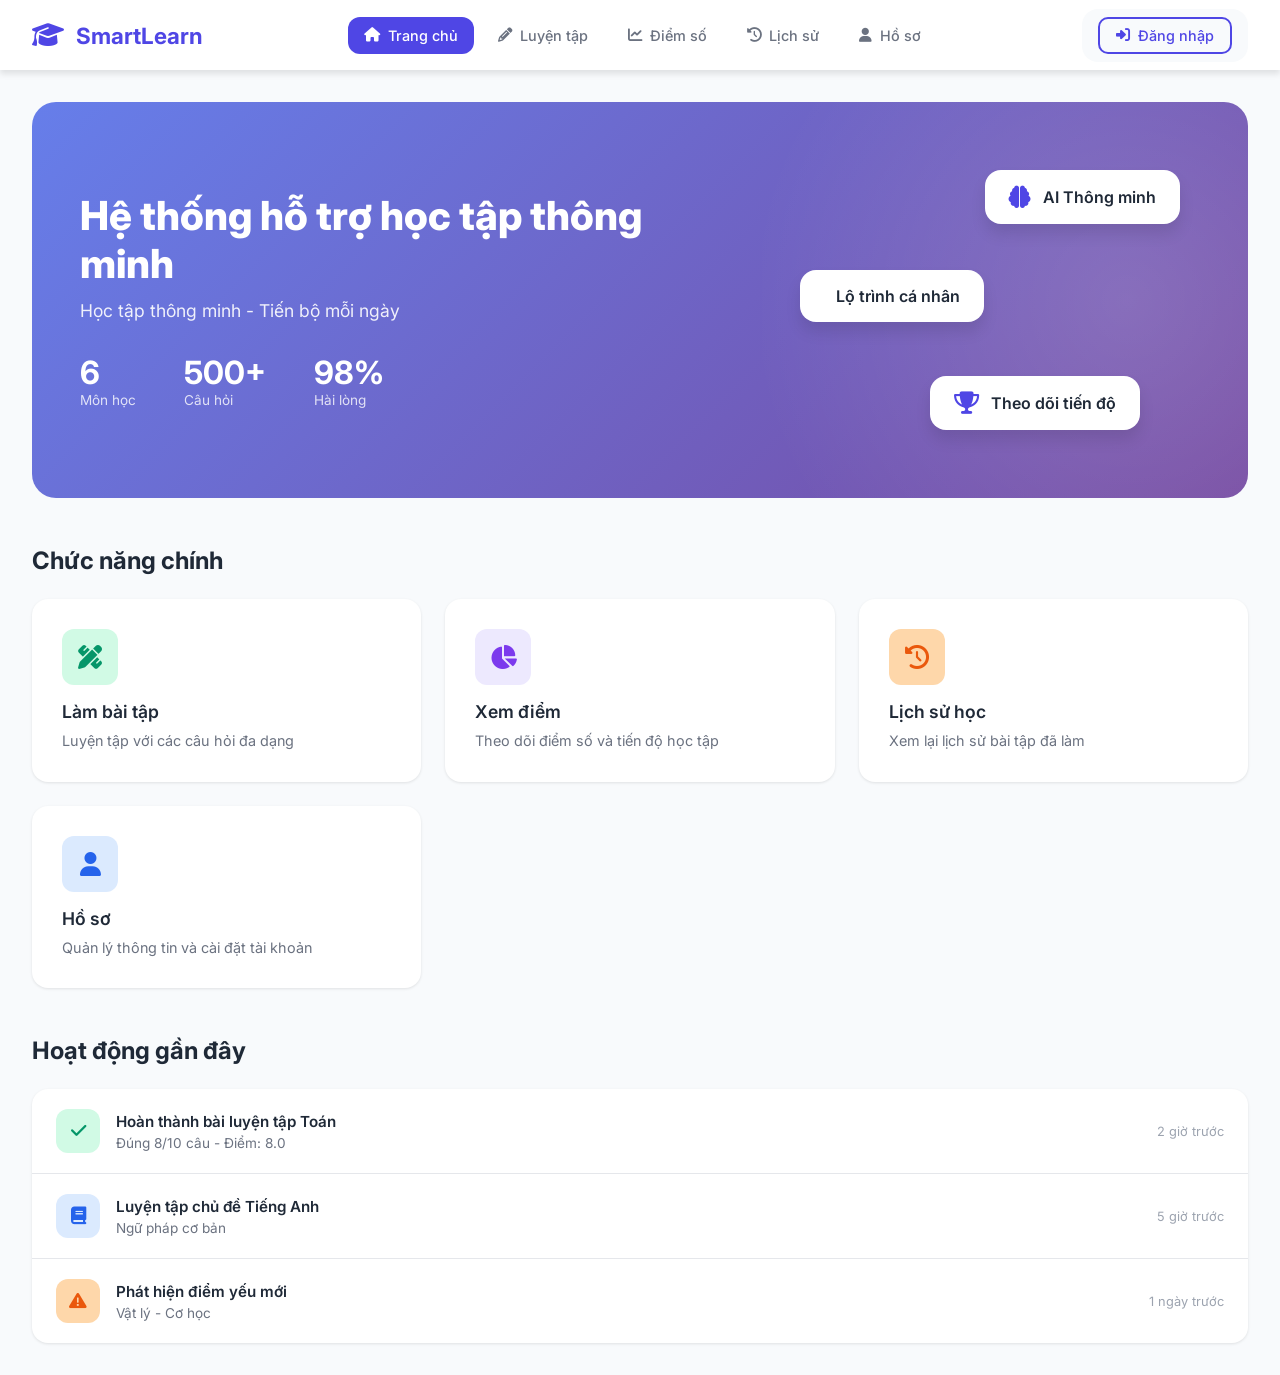
<file: src/frontend/index.html>
<!DOCTYPE html>
<html lang="vi">
<head>
    <meta charset="UTF-8">
    <meta name="viewport" content="width=device-width, initial-scale=1.0">
    <title>Hệ thống hỗ trợ học tập thông minh</title>
    <link rel="stylesheet" href="css/style.css">
    <link href="https://fonts.googleapis.com/css2?family=Inter:wght@300;400;500;600;700;800&display=swap" rel="stylesheet">
    <link rel="stylesheet" href="https://cdnjs.cloudflare.com/ajax/libs/font-awesome/6.4.0/css/all.min.css">
</head>
<body>
    <header class="navbar">
        <div class="nav-brand">
            <i class="fas fa-graduation-cap"></i>
            <span>SmartLearn</span>
        </div>
        <nav class="nav-menu">
            <a href="index.html" class="nav-link active">
                <i class="fas fa-home"></i>
                <span>Trang chủ</span>
            </a>
            <a href="exercises.html" class="nav-link">
                <i class="fas fa-pencil-alt"></i>
                <span>Luyện tập</span>
            </a>
            <a href="scores.html" class="nav-link">
                <i class="fas fa-chart-line"></i>
                <span>Điểm số</span>
            </a>
            <a href="history.html" class="nav-link">
                <i class="fas fa-history"></i>
                <span>Lịch sử</span>
            </a>
            <a href="profile.html" class="nav-link">
                <i class="fas fa-user"></i>
                <span>Hồ sơ</span>
            </a>
        </nav>
        <div class="nav-user" id="navUser">
            <div class="user-avatar"><i class="fas fa-user"></i></div>
            <span class="user-name" id="userName">Người dùng</span>
        </div>
    </header>

    <main class="main-content">
        <section class="hero">
            <div class="hero-content">
                <h1>Hệ thống hỗ trợ học tập thông minh</h1>
                <p>Học tập thông minh - Tiến bộ mỗi ngày</p>
                <div class="hero-stats">
                    <div class="stat">
                        <span class="stat-number">6</span>
                        <span class="stat-label">Môn học</span>
                    </div>
                    <div class="stat">
                        <span class="stat-number">500+</span>
                        <span class="stat-label">Câu hỏi</span>
                    </div>
                    <div class="stat">
                        <span class="stat-number">98%</span>
                        <span class="stat-label">Hài lòng</span>
                    </div>
                </div>
            </div>
            <div class="hero-illustration">
                <div class="floating-card card-1">
                    <i class="fas fa-brain"></i>
                    <span>AI Thông minh</span>
                </div>
                <div class="floating-card card-2">
                    <i class="fas fa-target"></i>
                    <span>Lộ trình cá nhân</span>
                </div>
                <div class="floating-card card-3">
                    <i class="fas fa-trophy"></i>
                    <span>Theo dõi tiến độ</span>
                </div>
            </div>
        </section>

        <section class="features-section">
            <h2>Chức năng chính</h2>
            <div class="features-grid">
                <a href="exercises.html" class="feature-card">
                    <div class="feature-icon green">
                        <i class="fas fa-pencil-ruler"></i>
                    </div>
                    <h3>Làm bài tập</h3>
                    <p>Luyện tập với các câu hỏi đa dạng</p>
                </a>
                <a href="scores.html" class="feature-card">
                    <div class="feature-icon purple">
                        <i class="fas fa-chart-pie"></i>
                    </div>
                    <h3>Xem điểm</h3>
                    <p>Theo dõi điểm số và tiến độ học tập</p>
                </a>
                <a href="history.html" class="feature-card">
                    <div class="feature-icon orange">
                        <i class="fas fa-clock-rotate-left"></i>
                    </div>
                    <h3>Lịch sử học</h3>
                    <p>Xem lại lịch sử bài tập đã làm</p>
                </a>
                <a href="profile.html" class="feature-card">
                    <div class="feature-icon blue">
                        <i class="fas fa-user"></i>
                    </div>
                    <h3>Hồ sơ</h3>
                    <p>Quản lý thông tin và cài đặt tài khoản</p>
                </a>
            </div>
        </section>

        <section class="recent-section">
            <h2>Hoạt động gần đây</h2>
            <div class="activity-list">
                <div class="activity-item">
                    <div class="activity-icon green">
                        <i class="fas fa-check"></i>
                    </div>
                    <div class="activity-info">
                        <h4>Hoàn thành bài luyện tập Toán</h4>
                        <p>Đúng 8/10 câu - Điểm: 8.0</p>
                    </div>
                    <span class="activity-time">2 giờ trước</span>
                </div>
                <div class="activity-item">
                    <div class="activity-icon blue">
                        <i class="fas fa-book"></i>
                    </div>
                    <div class="activity-info">
                        <h4>Luyện tập chủ đề Tiếng Anh</h4>
                        <p>Ngữ pháp cơ bản</p>
                    </div>
                    <span class="activity-time">5 giờ trước</span>
                </div>
                <div class="activity-item">
                    <div class="activity-icon orange">
                        <i class="fas fa-triangle-exclamation"></i>
                    </div>
                    <div class="activity-info">
                        <h4>Phát hiện điểm yếu mới</h4>
                        <p>Vật lý - Cơ học</p>
                    </div>
                    <span class="activity-time">1 ngày trước</span>
                </div>
            </div>
        </section>
    </main>

    <script src="js/main.js"></script>
</body>
</html>
</file>
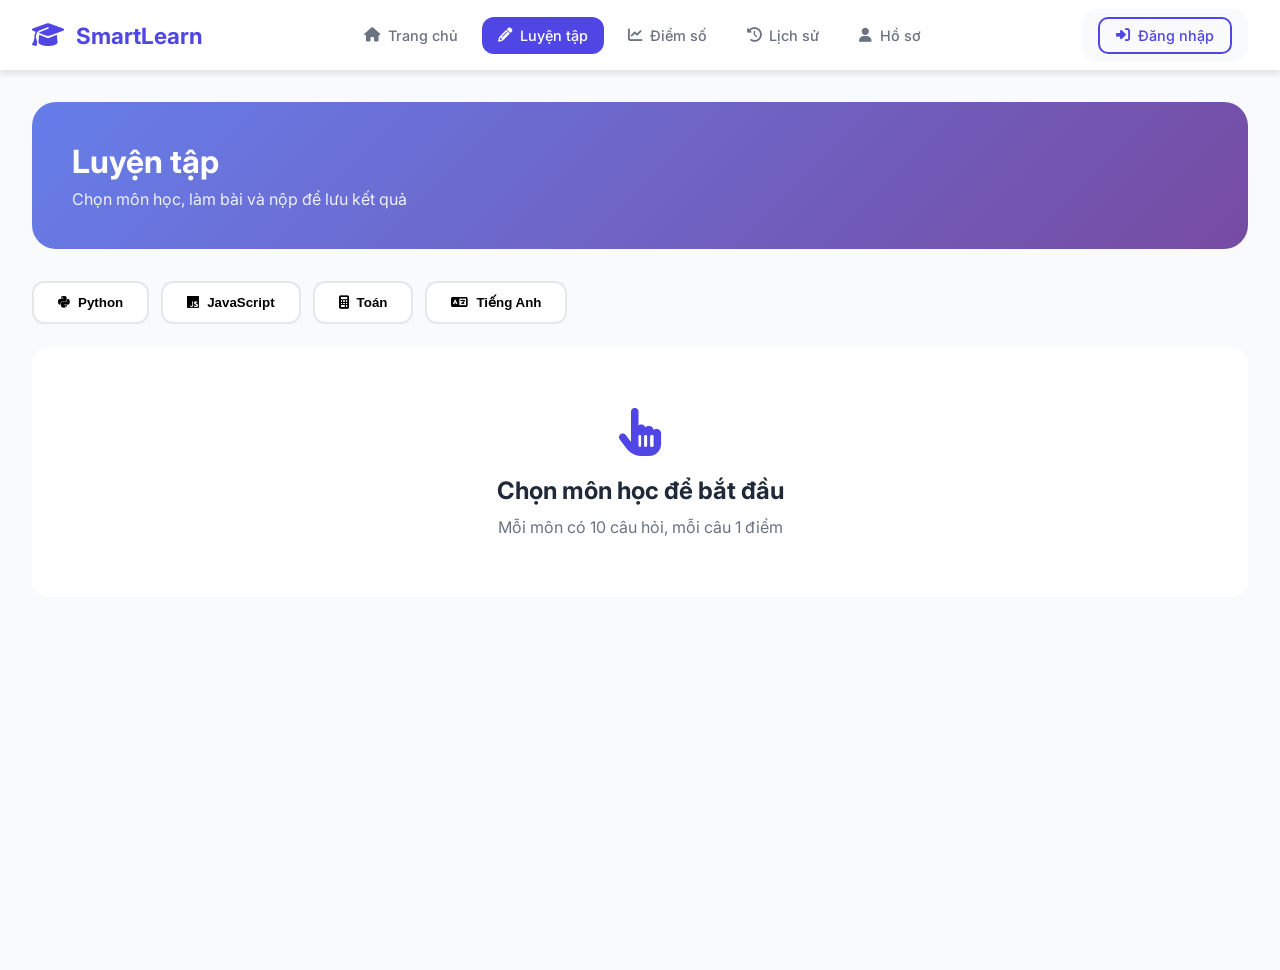
<file: src/frontend/exercises.html>
<!doctype html>
<html lang="vi">
  <head>
    <meta charset="UTF-8" />
    <meta name="viewport" content="width=device-width, initial-scale=1.0" />
    <title>Luyện tập - SmartLearn</title>
    <link rel="stylesheet" href="css/style.css" />
    <link
      href="https://fonts.googleapis.com/css2?family=Inter:wght@300;400;500;600;700;800&display=swap"
      rel="stylesheet"
    />
    <link
      rel="stylesheet"
      href="https://cdnjs.cloudflare.com/ajax/libs/font-awesome/6.4.0/css/all.min.css"
    />
    <style>
      .page-header {
        background: linear-gradient(135deg, #667eea 0%, #764ba2 100%);
        border-radius: 24px;
        padding: 40px;
        color: white;
        margin-bottom: 32px;
      }
      .page-header h1 {
        font-size: 2rem;
        margin-bottom: 8px;
      }
      .page-header p {
        opacity: 0.9;
      }

      .subject-tabs {
        display: flex;
        gap: 12px;
        margin-bottom: 24px;
        flex-wrap: wrap;
      }
      .subject-tab {
        padding: 12px 24px;
        background: white;
        border: 2px solid #e5e7eb;
        border-radius: 12px;
        font-weight: 600;
        cursor: pointer;
        transition: all 0.3s;
        display: flex;
        align-items: center;
        gap: 8px;
      }
      .subject-tab:hover {
        border-color: #4f46e5;
      }
      .subject-tab.active {
        background: #4f46e5;
        color: white;
        border-color: #4f46e5;
      }

      .lesson-card {
        background: white;
        border-radius: 16px;
        padding: 20px 24px;
        margin-bottom: 16px;
        box-shadow: 0 1px 3px rgba(0, 0, 0, 0.1);
        cursor: pointer;
        transition: all 0.3s;
        border-left: 4px solid #4f46e5;
      }
      .lesson-card:hover {
        transform: translateX(4px);
        box-shadow: 0 4px 12px rgba(0, 0, 0, 0.1);
      }
      .lesson-number {
        color: #4f46e5;
        font-weight: 600;
        font-size: 0.85rem;
        margin-bottom: 8px;
      }
      .lesson-title {
        font-weight: 600;
        font-size: 1.1rem;
        margin-bottom: 8px;
        color: #1f2937;
      }
      .lesson-concept {
        color: #6b7280;
        font-size: 0.9rem;
        line-height: 1.5;
      }
      .lesson-example {
        background: #f3f4f6;
        padding: 12px 16px;
        border-radius: 8px;
        margin-top: 12px;
        font-family: monospace;
        font-size: 0.9rem;
        color: #059669;
      }
      .lesson-result {
        background: #d1fae5;
        padding: 8px 12px;
        border-radius: 6px;
        margin-top: 8px;
        font-size: 0.85rem;
        color: #065f46;
      }
      .lessons-container {
        display: none;
      }
      .lessons-container.active {
        display: block;
      }

      .quiz-container {
        display: none;
      }
      .quiz-container.active {
        display: block;
      }

      .question-card {
        background: white;
        border-radius: 16px;
        padding: 24px;
        margin-bottom: 20px;
        box-shadow: 0 1px 3px rgba(0, 0, 0, 0.1);
      }
      .question-number {
        color: #4f46e5;
        font-weight: 600;
        margin-bottom: 12px;
      }
      .question-text {
        font-size: 1.1rem;
        font-weight: 500;
        margin-bottom: 20px;
      }

      .answers-grid {
        display: grid;
        grid-template-columns: repeat(2, 1fr);
        gap: 12px;
      }
      .answer-btn {
        padding: 16px 20px;
        background: #f9fafb;
        border: 2px solid #e5e7eb;
        border-radius: 12px;
        text-align: left;
        cursor: pointer;
        transition: all 0.3s;
        font-size: 0.95rem;
        display: flex;
        align-items: center;
        gap: 12px;
      }
      .answer-btn:hover:not(:disabled) {
        border-color: #4f46e5;
        background: #eef2ff;
      }
      .answer-btn:disabled {
        cursor: not-allowed;
      }
      .answer-btn.selected {
        border-color: #4f46e5;
        background: #eef2ff;
      }
      .answer-btn.correct {
        background: #d1fae5;
        border-color: #059669;
        color: #065f46;
      }
      .answer-btn.wrong {
        background: #fee2e2;
        border-color: #dc2626;
        color: #991b1b;
      }
      .answer-btn .letter {
        width: 28px;
        height: 28px;
        background: #e5e7eb;
        border-radius: 6px;
        display: flex;
        align-items: center;
        justify-content: center;
        font-weight: 600;
        font-size: 0.85rem;
      }
      .answer-btn.correct .letter {
        background: #059669;
        color: white;
      }
      .answer-btn.wrong .letter {
        background: #dc2626;
        color: white;
      }

      .quiz-actions {
        display: flex;
        justify-content: space-between;
        align-items: center;
        margin-top: 24px;
        padding: 20px;
        background: white;
        border-radius: 16px;
        box-shadow: 0 1px 3px rgba(0, 0, 0, 0.1);
      }
      .quiz-info {
        font-size: 1rem;
        color: #6b7280;
      }
      .quiz-info strong {
        color: #4f46e5;
      }

      .btn-start {
        padding: 14px 32px;
        background: #4f46e5;
        color: white;
        border: none;
        border-radius: 12px;
        font-weight: 600;
        cursor: pointer;
        transition: all 0.3s;
        font-size: 1rem;
      }
      .btn-start:hover {
        background: #4338ca;
      }
      .btn-submit {
        padding: 14px 32px;
        background: #10b981;
        color: white;
        border: none;
        border-radius: 12px;
        font-weight: 600;
        cursor: pointer;
        transition: all 0.3s;
        font-size: 1rem;
      }
      .btn-submit:hover {
        background: #059669;
      }

      .result-popup {
        position: fixed;
        top: 50%;
        left: 50%;
        transform: translate(-50%, -50%);
        padding: 32px 48px;
        border-radius: 16px;
        font-size: 1.2rem;
        font-weight: 600;
        z-index: 1000;
        display: none;
        animation: popIn 0.3s ease;
        text-align: center;
      }
      .result-popup.show {
        display: block;
      }
      .result-popup.success {
        background: #d1fae5;
        color: #065f46;
        border: 2px solid #059669;
      }
      .result-popup.fail {
        background: #fee2e2;
        color: #991b1b;
        border: 2px solid #dc2626;
      }
      .result-popup .score {
        font-size: 2.5rem;
        margin: 12px 0;
      }
      @keyframes popIn {
        from {
          transform: translate(-50%, -50%) scale(0.8);
          opacity: 0;
        }
        to {
          transform: translate(-50%, -50%) scale(1);
          opacity: 1;
        }
      }
      .overlay {
        position: fixed;
        top: 0;
        left: 0;
        right: 0;
        bottom: 0;
        background: rgba(0, 0, 0, 0.3);
        z-index: 999;
        display: none;
      }
      .overlay.show {
        display: block;
      }
    </style>
  </head>
  <body>
    <header class="navbar">
      <div class="nav-brand">
        <i class="fas fa-graduation-cap"></i>
        <span>SmartLearn</span>
      </div>
      <nav class="nav-menu">
        <a href="index.html" class="nav-link">
          <i class="fas fa-home"></i>
          <span>Trang chủ</span>
        </a>
        <a href="exercises.html" class="nav-link active">
          <i class="fas fa-pencil-alt"></i>
          <span>Luyện tập</span>
        </a>
        <a href="scores.html" class="nav-link">
          <i class="fas fa-chart-line"></i>
          <span>Điểm số</span>
        </a>
        <a href="history.html" class="nav-link">
          <i class="fas fa-history"></i>
          <span>Lịch sử</span>
        </a>
        <a href="profile.html" class="nav-link">
          <i class="fas fa-user"></i>
          <span>Hồ sơ</span>
        </a>
      </nav>
      <div class="nav-user" id="navUser">
        <div class="user-avatar"><i class="fas fa-user"></i></div>
        <span class="user-name" id="userName">Người dùng</span>
      </div>
    </header>

    <main class="main-content">
      <div class="page-header">
        <h1>Luyện tập</h1>
        <p>Chọn môn học, làm bài và nộp để lưu kết quả</p>
      </div>

      <div class="subject-tabs">
        <button class="subject-tab" data-subject="python">
          <i class="fab fa-python"></i> Python
        </button>
        <button class="subject-tab" data-subject="javascript">
          <i class="fab fa-js"></i> JavaScript
        </button>
        <button class="subject-tab" data-subject="math">
          <i class="fas fa-calculator"></i> Toán
        </button>
        <button class="subject-tab" data-subject="english">
          <i class="fas fa-language"></i> Tiếng Anh
        </button>
      </div>

      <div id="lessons-area" style="display: none">
        <button
          class="btn-start"
          onclick="startQuiz()"
          style="margin-bottom: 20px"
        >
          <i class="fas fa-play"></i> Bắt đầu làm bài
        </button>
        <div id="lessons-container"></div>
      </div>

      <div id="quiz-area" style="display: none">
        <div class="quiz-actions">
          <div class="quiz-info">
            Đã trả lời: <strong id="answeredCount">0</strong>/10 câu
          </div>
          <button class="btn-submit" onclick="submitQuiz()">Nộp bài</button>
        </div>
        <br />
        <div id="questions-container"></div>
      </div>

      <div id="start-area">
        <div
          style="
            text-align: center;
            padding: 60px 20px;
            background: white;
            border-radius: 16px;
          "
        >
          <i
            class="fas fa-hand-pointer"
            style="font-size: 3rem; color: #4f46e5; margin-bottom: 20px"
          ></i>
          <h2 style="margin-bottom: 12px; color: #1f2937">
            Chọn môn học để bắt đầu
          </h2>
          <p style="color: #6b7280">Mỗi môn có 10 câu hỏi, mỗi câu 1 điểm</p>
        </div>
      </div>
    </main>

    <div class="overlay" id="overlay"></div>
    <div class="result-popup" id="resultPopup"></div>

    <script src="js/main.js"></script>
    <script>
      let currentSubject = "";
      let userAnswers = {};
      let quizStarted = false;

      const defaultQuestions = {
        python: [
          {
            q: "Biến trong Python được khai báo bằng từ khóa nào?",
            a: ["var", "let", "Không cần khai báo", "define"],
            correct: 2,
          },
          {
            q: "Hàm print() trong Python dùng để làm gì?",
            a: ["Khai báo biến", "In ra màn hình", "Tính toán", "Tạo vòng lặp"],
            correct: 1,
          },
          {
            q: "Cách khai báo list trong Python là?",
            a: ["list = {}", "list = ()", "list = []", "list = <>"],
            correct: 2,
          },
          {
            q: "Toán tử lũy thừa trong Python là?",
            a: ["**", "^^", "^", "pow"],
            correct: 0,
          },
          {
            q: "Hàm len() trong Python dùng để?",
            a: ["Tính tổng", "Đếm phần tử", "Sắp xếp", "Tìm kiếm"],
            correct: 1,
          },
          {
            q: "Cách comment một dòng trong Python?",
            a: ["//", "/* */", "#", "<!-- -->"],
            correct: 2,
          },
          {
            q: "Kiểu dữ liệu nào là số nguyên trong Python?",
            a: ["float", "int", "str", "bool"],
            correct: 1,
          },
          {
            q: "Từ khóa để tạo hàm trong Python?",
            a: ["function", "def", "func", "create"],
            correct: 1,
          },
          {
            q: "Cách import module trong Python?",
            a: ["import module", "#include", "require", "using"],
            correct: 0,
          },
          {
            q: "Vòng lặp for trong Python có cú pháp?",
            a: [
              "for i in range(n)",
              "for (i=0; i<n; i++)",
              "for i in n",
              "loop i to n",
            ],
            correct: 0,
          },
        ],
        javascript: [
          {
            q: "Cách khai báo biến trong JavaScript ES6?",
            a: ["var", "let và const", "int", "define"],
            correct: 1,
          },
          {
            q: "Hàm console.log() dùng để?",
            a: ["Tạo hộp thoại", "In ra console", "Tính toán", "Khai báo hàm"],
            correct: 1,
          },
          {
            q: "Kiểu dữ liệu nào là số trong JS?",
            a: ["string", "number", "boolean", "array"],
            correct: 1,
          },
          {
            q: "Cách tạo mảng trong JavaScript?",
            a: ["arr = {}", "arr = ()", "arr = []", "arr = <>"],
            correct: 2,
          },
          {
            q: "Toán tử so sánh bằng trong JS?",
            a: ["=", "==", "===", "both B and C"],
            correct: 3,
          },
          {
            q: "Hàm setTimeout() dùng để?",
            a: [
              "Lặp vô hạn",
              "Chạy sau một thời gian",
              "Dừng chương trình",
              "Tính toán",
            ],
            correct: 1,
          },
          {
            q: "Cách viết hàm arrow function?",
            a: ["function =>", "() => {}", "-> function", "arrow()"],
            correct: 1,
          },
          {
            q: "Event click trong JS viết là?",
            a: ["onClick", "onclick", "click", "eventClick"],
            correct: 1,
          },
          {
            q: "Cách thêm phần tử vào mảng?",
            a: ["push()", "add()", "append()", "insert()"],
            correct: 0,
          },
          {
            q: "Từ khóa khai báo hằng số?",
            a: ["var", "let", "const", "static"],
            correct: 2,
          },
        ],
        math: [
          { q: "Đạo hàm của x² là?", a: ["x", "2x", "x²", "2"], correct: 1 },
          {
            q: "Tích phân của 2x là?",
            a: ["x²", "2x²", "x² + C", "2x + C"],
            correct: 2,
          },
          { q: "Sin(90°) bằng?", a: ["0", "1", "0.5", "√3"], correct: 1 },
          { q: "Log10(100) bằng?", a: ["1", "2", "10", "100"], correct: 1 },
          {
            q: "Đạo hàm của sin(x) là?",
            a: ["sin(x)", "cos(x)", "-sin(x)", "-cos(x)"],
            correct: 1,
          },
          {
            q: "Tam giác vuông có cạnh 3,4 thì cạnh huyền?",
            a: ["5", "6", "7", "8"],
            correct: 0,
          },
          {
            q: "Đạo hàm của e^x là?",
            a: ["e^x", "xe^x", "e^(x+1)", "e"],
            correct: 0,
          },
          {
            q: "Tổng các góc trong tam giác?",
            a: ["90°", "180°", "360°", "270°"],
            correct: 1,
          },
          {
            q: "Giá trị của π (pi) xấp xỉ?",
            a: ["2.14", "3.14", "4.14", "5.14"],
            correct: 1,
          },
          { q: "Căn bậc 2 của 144?", a: ["10", "11", "12", "13"], correct: 2 },
        ],
        english: [
          {
            q: "She ___ a student.",
            a: ["is", "are", "be", "been"],
            correct: 0,
          },
          {
            q: "What ___ your name?",
            a: ["is", "are", "am", "be"],
            correct: 0,
          },
          {
            q: "I ___ to the gym yesterday.",
            a: ["go", "went", "going", "gone"],
            correct: 1,
          },
          {
            q: "He ___ playing football now.",
            a: ["is", "are", "am", "was"],
            correct: 0,
          },
          {
            q: "This book is ___ than that one.",
            a: ["good", "better", "best", "more good"],
            correct: 1,
          },
          {
            q: "She ___ English very well.",
            a: ["speaks", "speak", "speaking", "spoke"],
            correct: 0,
          },
          {
            q: "___ you like coffee?",
            a: ["Do", "Does", "Did", "Is"],
            correct: 0,
          },
          { q: "I have ___ apple.", a: ["a", "an", "the", "some"], correct: 1 },
          {
            q: "They ___ in Paris.",
            a: ["live", "lives", "living", "lived"],
            correct: 0,
          },
          {
            q: "She is the ___ student in class.",
            a: ["smart", "smarter", "smartest", "most smart"],
            correct: 2,
          },
        ],
      };

      const subjectNames = {
        python: "Python",
        javascript: "JavaScript",
        math: "Toán",
        english: "Tiếng Anh",
      };

      const lessons = {
        python: [
          {
            number: 1,
            title: "Biến trong Python",
            concept:
              "Biến dùng để lưu trữ dữ liệu trong chương trình. Python không cần khai báo kiểu dữ liệu khi tạo biến.",
            example: 'x = 10\nname = "An"',
            result: "Python tự hiểu x là số nguyên, name là chuỗi.",
          },
          {
            number: 2,
            title: "Hàm print()",
            concept:
              "Hàm dùng để in dữ liệu ra màn hình. Tác dụng: Hiển thị thông tin cho người dùng.",
            example: 'print("Hello World")',
            result: "Hello World",
          },
          {
            number: 3,
            title: "List trong Python",
            concept:
              "List là kiểu dữ liệu dùng để lưu nhiều giá trị trong một biến. Sử dụng dấu ngoặc vuông [].",
            example: "numbers = [1, 2, 3]",
            result: "Tạo danh sách gồm 3 phần tử.",
          },
          {
            number: 4,
            title: "Toán tử lũy thừa **",
            concept: "Dùng để tính lũy thừa.",
            example: "2 ** 3",
            result: "8",
          },
          {
            number: 5,
            title: "Hàm len()",
            concept: "Dùng để đếm số phần tử trong list hoặc chuỗi.",
            example: "len([1, 2, 3])",
            result: "3",
          },
          {
            number: 6,
            title: "Comment trong Python",
            concept:
              "Dùng để ghi chú trong code, không ảnh hưởng đến chương trình. Sử dụng dấu #",
            example: "# Đây là comment",
            result: "Không in ra màn hình",
          },
          {
            number: 7,
            title: "Kiểu dữ liệu int",
            concept: "Là kiểu số nguyên.",
            example: "x = 10",
            result: "x có kiểu int",
          },
          {
            number: 8,
            title: "Hàm trong Python (def)",
            concept: "Dùng để định nghĩa một hàm.",
            example: 'def hello():\n    print("Hi")',
            result: "Tạo hàm hello",
          },
          {
            number: 9,
            title: "Import module",
            concept: "Dùng để sử dụng thư viện có sẵn.",
            example: "import math",
            result: "Import thư viện math",
          },
          {
            number: 10,
            title: "Vòng lặp for",
            concept: "Dùng để lặp lại một đoạn code nhiều lần.",
            example: "for i in range(3):\n    print(i)",
            result: "0\n1\n2",
          },
        ],
        javascript: [
          {
            number: 1,
            title: "Khai báo biến (let, const)",
            concept:
              "Dùng để lưu trữ dữ liệu. let: biến có thể thay đổi, const: hằng số.",
            example: 'let name = "An";\nconst age = 20;',
            result: "name có thể thay đổi, age là hằng",
          },
          {
            number: 2,
            title: "Hàm console.log()",
            concept: "Dùng để in dữ liệu ra console.",
            example: 'console.log("Hello");',
            result: "Hello",
          },
          {
            number: 3,
            title: "Kiểu dữ liệu number",
            concept: "Dùng để lưu số.",
            example: "let x = 10;",
            result: "x có kiểu number",
          },
          {
            number: 4,
            title: "Mảng (Array)",
            concept: "Dùng để lưu nhiều giá trị.",
            example: "let arr = [1, 2, 3];",
            result: "Mảng gồm 3 phần tử",
          },
          {
            number: 5,
            title: "Toán tử == và ===",
            concept: "==: so sánh giá trị. ===: so sánh cả giá trị và kiểu.",
            example: '5 == "5"   // true\n5 === "5"  // false',
            result: "true, false",
          },
          {
            number: 6,
            title: "Hàm setTimeout()",
            concept: "Thực hiện sau một khoảng thời gian.",
            example: 'setTimeout(() => {\n    console.log("Hello");\n}, 1000);',
            result: "In Hello sau 1 giây",
          },
          {
            number: 7,
            title: "Arrow function",
            concept: "Cách viết hàm ngắn gọn.",
            example: "const sum = (a, b) => a + b;",
            result: "sum(2, 3) = 5",
          },
          {
            number: 8,
            title: "Event onclick",
            concept: "Xử lý sự kiện khi click.",
            example: 'button.onclick = function() {\n    alert("Clicked");\n}',
            result: "Hiện thông báo khi click",
          },
          {
            number: 9,
            title: "Hàm push()",
            concept: "Thêm phần tử vào mảng.",
            example: "let arr = [1, 2];\narr.push(3);",
            result: "[1, 2, 3]",
          },
          {
            number: 10,
            title: "const",
            concept: "Khai báo hằng số, không thể thay đổi.",
            example: "const PI = 3.14;",
            result: "PI = 3.14",
          },
        ],
        math: [
          {
            number: 1,
            title: "Đạo hàm của x²",
            concept: "Công thức đạo hàm: x^n → n*x^(n-1)",
            example: "x² → 2x",
            result: "2x",
          },
          {
            number: 2,
            title: "Tích phân của 2x",
            concept: "Tích phân là ngược của đạo hàm.",
            example: "∫2x dx = x² + C",
            result: "x² + C",
          },
          {
            number: 3,
            title: "sin(90°)",
            concept: "Hàm sin trong tam giác vuông.",
            example: "sin(90°) = 1",
            result: "1",
          },
          {
            number: 4,
            title: "log10(100)",
            concept: "Logarith cơ số 10.",
            example: "log10(100) = log10(10²) = 2",
            result: "2",
          },
          {
            number: 5,
            title: "Đạo hàm của sin(x)",
            concept: "Đạo hàm của sin là cos.",
            example: "sin(x) → cos(x)",
            result: "cos(x)",
          },
          {
            number: 6,
            title: "Tam giác vuông (3,4,5)",
            concept: "Định lý Pythagoras: a² + b² = c²",
            example: "3² + 4² = 5² → 9 + 16 = 25",
            result: "Cạnh huyền = 5",
          },
          {
            number: 7,
            title: "Đạo hàm e^x",
            concept: "Hàm mũ e^x có đạo hàm là chính nó.",
            example: "e^x → e^x",
            result: "e^x",
          },
          {
            number: 8,
            title: "Tổng góc tam giác",
            concept: "Tổng 3 góc trong tam giác bằng 180°.",
            example: "∠A + ∠B + ∠C = 180°",
            result: "180°",
          },
          {
            number: 9,
            title: "Giá trị π",
            concept: "Hằng số pi bằng tỉ số chu vi/dường kính.",
            example: "π ≈ 3.14159...",
            result: "3.14",
          },
          {
            number: 10,
            title: "Căn bậc hai của 144",
            concept: "Tìm số x sao cho x² = 144",
            example: "√144 = 12",
            result: "12",
          },
        ],
        english: [
          {
            number: 1,
            title: "Cấu trúc 'She is…'",
            concept: "Công thức: S + is + danh từ",
            example: "She is a student.",
            result: "Câu khẳng định",
          },
          {
            number: 2,
            title: "Câu hỏi 'What is…?'",
            concept: "What + is + làm câu hỏi về thông tin.",
            example: "What is your name?",
            result: "Tên bạn là gì?",
          },
          {
            number: 3,
            title: "Quá khứ đơn (went)",
            concept: "Quá khứ đơn dùng cho hành động đã xong trong quá khứ.",
            example: "I went to the gym yesterday.",
            result: "Đã đi tập thể dục",
          },
          {
            number: 4,
            title: "Hiện tại tiếp diễn",
            concept: "Công thức: S + is/are + V-ing",
            example: "He is playing football.",
            result: "Đang chơi bóng",
          },
          {
            number: 5,
            title: "So sánh hơn",
            concept: "Thêm -er hoặc dùng more cho tính từ dài.",
            example: "better, faster",
            result: "Tốt hơn, nhanh hơn",
          },
          {
            number: 6,
            title: "Hiện tại đơn",
            concept: "Dùng cho thói quen, sự thật.",
            example: "She speaks English.",
            result: "Cô ấy nói tiếng Anh",
          },
          {
            number: 7,
            title: "Câu hỏi với 'Do'",
            concept: "Do + S + V? cho câu hỏi khẳng định.",
            example: "Do you like coffee?",
            result: "Bạn có thích cà phê không?",
          },
          {
            number: 8,
            title: "Mạo từ 'an'",
            concept: "Dùng trước nguyên âm a, e, i, o, u.",
            example: "an apple",
            result: "Một quả táo",
          },
          {
            number: 9,
            title: "Hiện tại đơn (they)",
            concept: "They + động từ nguyên thể.",
            example: "They live in Paris.",
            result: "Họ sống ở Paris",
          },
          {
            number: 10,
            title: "So sánh nhất",
            concept: "Thêm -est hoặc dùng most.",
            example: "the smartest",
            result: "Thông minh nhất",
          },
        ],
      };

      function renderLessons(subject) {
        const container = document.getElementById("lessons-container");
        if (!lessons[subject]) {
          container.innerHTML = "";
          return;
        }

        container.innerHTML = lessons[subject]
          .map(
            (lesson) => `
                <div class="lesson-card" onclick="toggleLesson(${lesson.number})">
                    <div class="lesson-number">Bài ${lesson.number}</div>
                    <div class="lesson-title">${lesson.title}</div>
                    <div class="lesson-concept">${lesson.concept}</div>
                    <div class="lesson-example">${lesson.example.replace(/\n/g, "<br>")}</div>
                    <div class="lesson-result">${lesson.result}</div>
                </div>
            `,
          )
          .join("");
      }

      let quizQuestions = {};

      async function loadQuestionsFromDB(subject) {
        try {
          const response = await fetch(`${API_URL}/questions/${subject}`);
          const dbQuestions = await response.json();

          if (dbQuestions.length > 0) {
            quizQuestions[subject] = dbQuestions.map((q) => ({
              q: q.question,
              a: JSON.parse(q.answers),
              correct: q.correct,
            }));
          } else {
            quizQuestions[subject] = defaultQuestions[subject];
          }
        } catch (e) {
          console.log("Lỗi tải câu hỏi từ DB, dùng mặc định");
          quizQuestions[subject] = defaultQuestions[subject];
        }
      }

      document.querySelectorAll(".subject-tab").forEach((tab) => {
        tab.addEventListener("click", async function () {
          currentSubject = this.dataset.subject;
          quizStarted = true;
          userAnswers = {};

          document
            .querySelectorAll(".subject-tab")
            .forEach((t) => t.classList.remove("active"));
          this.classList.add("active");

          document.getElementById("start-area").style.display = "none";

          await loadQuestionsFromDB(currentSubject);

          document.getElementById("lessons-area").style.display = "none";
          document.getElementById("quiz-area").style.display = "block";
          renderQuestions(currentSubject);
          updateAnswerCount();
        });
      });

      function startQuiz() {
        document.getElementById("lessons-area").style.display = "none";
        document.getElementById("quiz-area").style.display = "block";

        loadQuestionsFromDB(currentSubject).then(() => {
          renderQuestions(currentSubject);
          updateAnswerCount();
        });
      }

      function renderQuestions(subject) {
        const container = document.getElementById("questions-container");
        container.innerHTML = quizQuestions[subject]
          .map(
            (q, i) => `
                <div class="question-card">
                    <div class="question-number">Câu ${i + 1}</div>
                    <div class="question-text">${q.q}</div>
                    <div class="answers-grid">
                        ${q.a
                          .map(
                            (a, j) => `
                            <button class="answer-btn" data-question="${i}" data-answer="${j}" onclick="selectAnswer(this, ${i}, ${j})">
                                <span class="letter">${String.fromCharCode(65 + j)}</span>
                                <span>${a}</span>
                            </button>
                        `,
                          )
                          .join("")}
                    </div>
                </div>
            `,
          )
          .join("");
      }

      function selectAnswer(btn, questionIndex, answerIndex) {
        const questionBtns = document.querySelectorAll(
          `.answer-btn[data-question="${questionIndex}"]`,
        );
        questionBtns.forEach((b) => b.classList.remove("selected"));
        btn.classList.add("selected");

        userAnswers[questionIndex] = answerIndex;
        updateAnswerCount();
      }

      function updateAnswerCount() {
        document.getElementById("answeredCount").textContent =
          Object.keys(userAnswers).length;
      }

      async function submitQuiz() {
        const answeredCount = Object.keys(userAnswers).length;
        if (answeredCount < 10) {
          alert(`Bạn cần trả lời đủ 10 câu! (Đã trả lời: ${answeredCount}/10)`);
          return;
        }

        let score = 0;
        const answers = [];

        quizQuestions[currentSubject].forEach((q, i) => {
          const isCorrect = userAnswers[i] === q.correct;
          if (isCorrect) score++;
          answers.push({
            question: i,
            selected: userAnswers[i],
            correct: q.correct,
            isCorrect: isCorrect,
          });

          const questionBtns = document.querySelectorAll(
            `.answer-btn[data-question="${i}"]`,
          );
          questionBtns.forEach((b) => {
            b.disabled = true;
            const answerIndex = parseInt(b.dataset.answer);
            if (answerIndex === q.correct) {
              b.classList.add("correct");
            } else if (answerIndex === userAnswers[i] && !isCorrect) {
              b.classList.add("wrong");
            }
          });
        });

        const popup = document.getElementById("resultPopup");
        const overlay = document.getElementById("overlay");

        if (score >= 5) {
          popup.className = "result-popup success";
          popup.innerHTML = `<i class="fas fa-trophy"></i><div class="score">${score}/10</div>Chúc mừng! Bạn đã đạt ${score} điểm`;
        } else {
          popup.className = "result-popup fail";
          popup.innerHTML = `<i class="fas fa-times-circle"></i><div class="score">${score}/10</div>Chưa đạt! Cần cố gắng hơn`;
        }

        overlay.classList.add("show");
        popup.classList.add("show");

        const user = JSON.parse(sessionStorage.getItem("user") || "{}");
        const userId = user.id;

        if (!userId) {
          alert("Vui lòng đăng nhập để lưu kết quả!");
          return;
        }

        try {
          const response = await fetch(`${API_URL}/save-result`, {
            method: "POST",
            headers: { "Content-Type": "application/json" },
            body: JSON.stringify({
              userId: userId,
              subject: subjectNames[currentSubject],
              score: score,
              total: 10,
              answers: answers,
            }),
          });
          const result = await response.json();
          if (!result.success) {
            alert("Lỗi: " + result.message);
          }
        } catch (e) {
          console.error("Lỗi kết nối:", e);
          alert(
            "Không thể kết nối server. Vui lòng chạy server: python server.py",
          );
        }

        setTimeout(() => {
          overlay.classList.remove("show");
          popup.classList.remove("show");
        }, 3000);
      }
    </script>
    <script src="js/main.js"></script>
  </body>
</html>
</file>
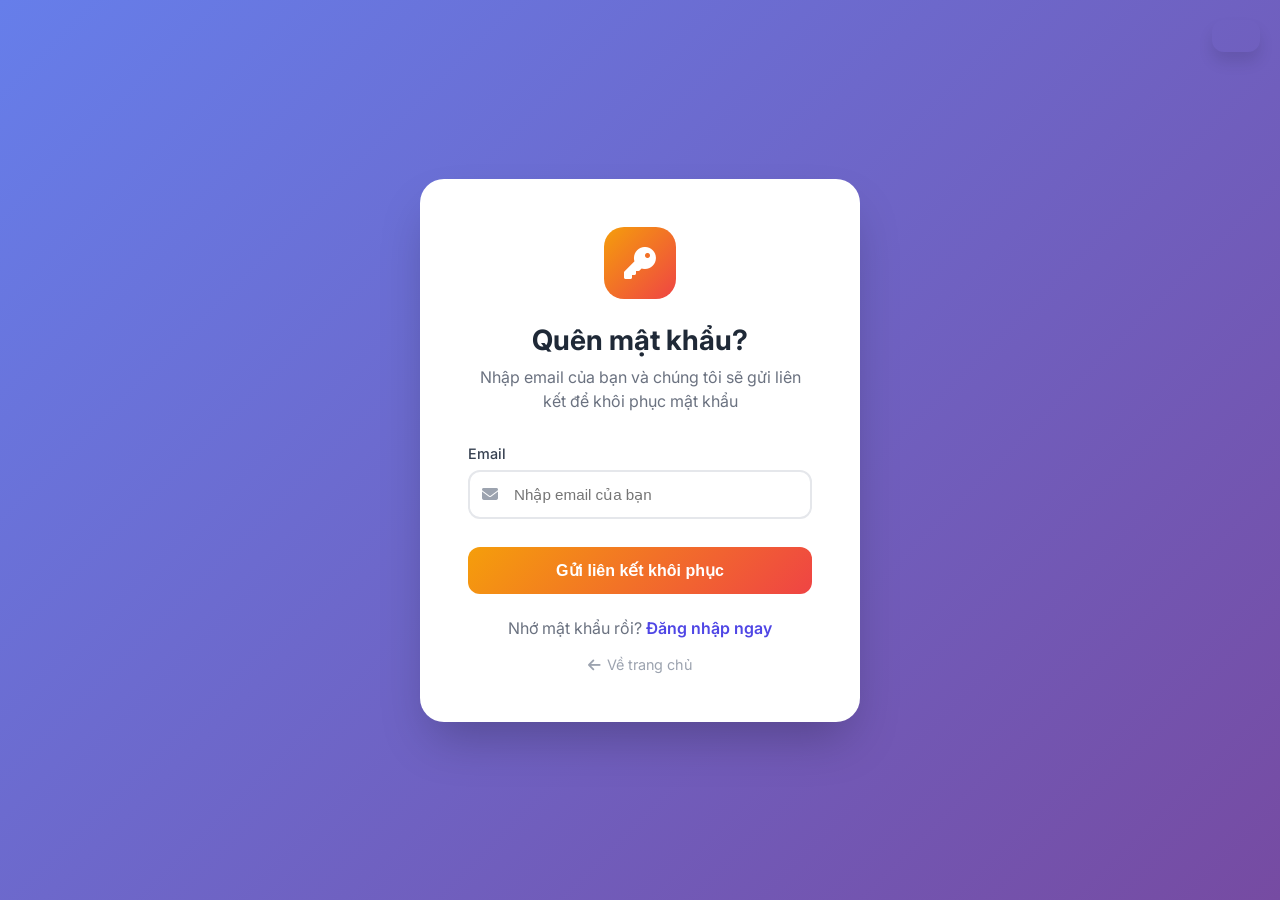
<file: src/frontend/forgot-password.html>
<!DOCTYPE html>
<html lang="vi">
<head>
    <meta charset="UTF-8">
    <meta name="viewport" content="width=device-width, initial-scale=1.0">
    <title>Quên mật khẩu - SmartLearn</title>
    <link rel="stylesheet" href="css/style.css">
    <link href="https://fonts.googleapis.com/css2?family=Inter:wght@300;400;500;600;700&display=swap" rel="stylesheet">
    <link rel="stylesheet" href="https://cdnjs.cloudflare.com/ajax/libs/font-awesome/6.4.0/css/all.min.css">
    <style>
        .forgot-page {
            min-height: 100vh;
            background: linear-gradient(135deg, #667eea 0%, #764ba2 100%);
            display: flex;
            align-items: center;
            justify-content: center;
            padding: 20px;
        }
        .forgot-card {
            background: white;
            border-radius: 24px;
            padding: 48px;
            width: 100%;
            max-width: 440px;
            box-shadow: 0 25px 50px -12px rgba(0, 0, 0, 0.25);
            animation: slideUp 0.5s ease-out;
            text-align: center;
        }
        @keyframes slideUp {
            from { opacity: 0; transform: translateY(30px); }
            to { opacity: 1; transform: translateY(0); }
        }
        .forgot-logo {
            width: 72px;
            height: 72px;
            background: linear-gradient(135deg, #f59e0b 0%, #ef4444 100%);
            border-radius: 20px;
            display: flex;
            align-items: center;
            justify-content: center;
            margin: 0 auto 24px;
        }
        .forgot-logo i { font-size: 2rem; color: white; }
        .forgot-title { margin-bottom: 8px; font-size: 1.75rem; font-weight: 700; color: #1f2937; }
        .forgot-subtitle { color: #6b7280; margin-bottom: 32px; line-height: 1.5; }
        .forgot-form .form-group { margin-bottom: 20px; text-align: left; }
        .forgot-form label { display: block; font-size: 0.9rem; font-weight: 500; color: #374151; margin-bottom: 8px; }
        .forgot-form .input-wrapper { position: relative; }
        .forgot-form .input-wrapper i { position: absolute; left: 14px; top: 50%; transform: translateY(-50%); color: #9ca3af; }
        .forgot-form input {
            width: 100%;
            padding: 14px 14px 14px 44px;
            border: 2px solid #e5e7eb;
            border-radius: 12px;
            font-size: 0.95rem;
            transition: all 0.3s;
            box-sizing: border-box;
        }
        .forgot-form input:focus { outline: none; border-color: #4f46e5; box-shadow: 0 0 0 4px rgba(79, 70, 229, 0.1); }
        
        .btn-forgot {
            width: 100%;
            padding: 14px;
            background: linear-gradient(135deg, #f59e0b 0%, #ef4444 100%);
            color: white;
            border: none;
            border-radius: 12px;
            font-size: 1rem;
            font-weight: 600;
            cursor: pointer;
            transition: all 0.3s;
            margin-top: 8px;
        }
        .btn-forgot:hover { transform: translateY(-2px); box-shadow: 0 10px 20px rgba(245, 158, 11, 0.3); }
        
        .forgot-footer { margin-top: 24px; color: #6b7280; }
        .forgot-footer a { color: #4f46e5; text-decoration: none; font-weight: 600; }
        .forgot-footer a:hover { text-decoration: underline; }
        .forgot-back { margin-top: 16px; }
        .forgot-back a { display: inline-flex; align-items: center; gap: 6px; color: #9ca3af; text-decoration: none; font-size: 0.9rem; }
        .forgot-back a:hover { color: #4f46e5; }
    </style>
</head>
<body>
    <div class="forgot-page">
        <div class="forgot-card">
            <div class="forgot-logo"><i class="fas fa-key"></i></div>
            <h1 class="forgot-title">Quên mật khẩu?</h1>
            <p class="forgot-subtitle">Nhập email của bạn và chúng tôi sẽ gửi liên kết để khôi phục mật khẩu</p>
            
            <form id="forgotForm" class="forgot-form">
                <div class="form-group">
                    <label for="email">Email</label>
                    <div class="input-wrapper">
                        <i class="fas fa-envelope"></i>
                        <input type="email" id="email" placeholder="Nhập email của bạn" required>
                    </div>
                </div>
                
                <button type="submit" class="btn-forgot">Gửi liên kết khôi phục</button>
            </form>
            
            <div class="forgot-footer">
                Nhớ mật khẩu rồi? <a href="login.html">Đăng nhập ngay</a>
            </div>
            
            <div class="forgot-back">
                <a href="index.html"><i class="fas fa-arrow-left"></i> Về trang chủ</a>
            </div>
        </div>
    </div>
    
    <div id="message" class="message"></div>
    <script src="js/auth.js"></script>
</body>
</html>
</file>
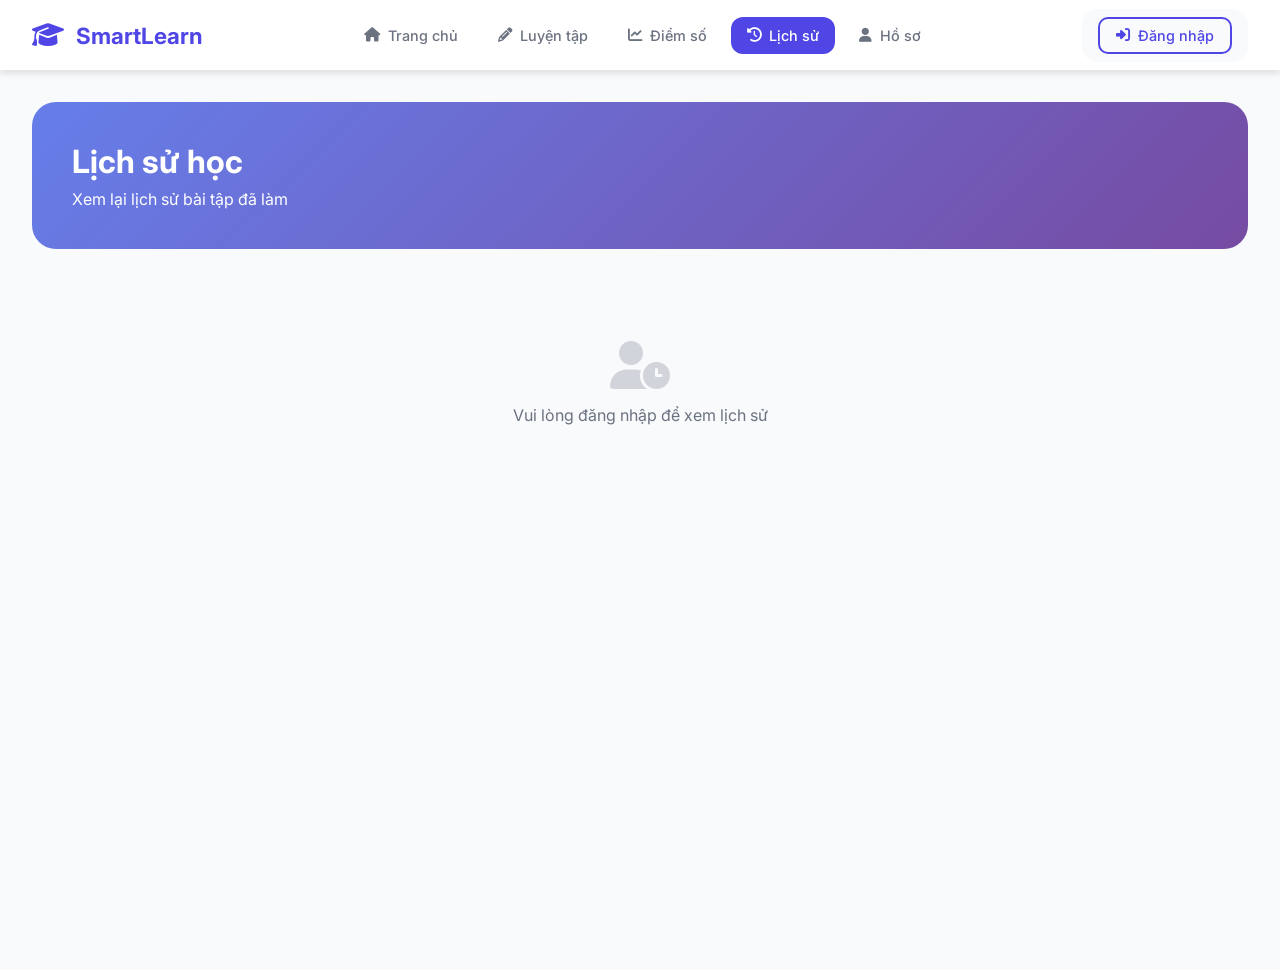
<file: src/frontend/history.html>
<!DOCTYPE html>
<html lang="vi">
<head>
    <meta charset="UTF-8">
    <meta name="viewport" content="width=device-width, initial-scale=1.0">
    <title>Lịch sử học - SmartLearn</title>
    <link rel="stylesheet" href="css/style.css">
    <link href="https://fonts.googleapis.com/css2?family=Inter:wght@300;400;500;600;700;800&display=swap" rel="stylesheet">
    <link rel="stylesheet" href="https://cdnjs.cloudflare.com/ajax/libs/font-awesome/6.4.0/css/all.min.css">
    <style>
        .page-header { background: linear-gradient(135deg, #667eea 0%, #764ba2 100%); border-radius: 24px; padding: 40px; color: white; margin-bottom: 32px; }
        .page-header h1 { font-size: 2rem; margin-bottom: 8px; }
        .history-list { display: flex; flex-direction: column; gap: 16px; }
        .history-card { background: white; border-radius: 16px; padding: 20px 24px; display: flex; align-items: center; gap: 20px; box-shadow: 0 1px 3px rgba(0,0,0,0.1); }
        .history-icon { width: 48px; height: 48px; border-radius: 12px; display: flex; align-items: center; justify-content: center; font-size: 1.2rem; }
        .history-info { flex: 1; }
        .history-info h3 { font-size: 1rem; margin-bottom: 4px; }
        .history-info p { color: #6b7280; font-size: 0.85rem; }
        .history-score { text-align: right; }
        .history-score .score { font-size: 1.5rem; font-weight: 700; color: #4f46e5; }
        .history-score .time { color: #9ca3af; font-size: 0.8rem; }
        .empty-state { text-align: center; padding: 60px 20px; color: #6b7280; }
        .empty-state i { font-size: 3rem; margin-bottom: 16px; color: #d1d5db; }
    </style>
</head>
<body>
    <header class="navbar">
        <div class="nav-brand"><i class="fas fa-graduation-cap"></i><span>SmartLearn</span></div>
        <nav class="nav-menu">
            <a href="index.html" class="nav-link"><i class="fas fa-home"></i><span>Trang chủ</span></a>
            <a href="exercises.html" class="nav-link"><i class="fas fa-pencil-alt"></i><span>Luyện tập</span></a>
            <a href="scores.html" class="nav-link"><i class="fas fa-chart-line"></i><span>Điểm số</span></a>
            <a href="history.html" class="nav-link active"><i class="fas fa-history"></i><span>Lịch sử</span></a>
            <a href="profile.html" class="nav-link"><i class="fas fa-user"></i><span>Hồ sơ</span></a>
        </nav>
        <div class="nav-user" id="navUser">
            <div class="user-avatar"><i class="fas fa-user"></i></div>
            <span class="user-name" id="userName">Người dùng</span>
        </div>
    </header>
    <main class="main-content">
        <div class="page-header">
            <h1>Lịch sử học</h1>
            <p>Xem lại lịch sử bài tập đã làm</p>
        </div>
        <div class="history-list" id="historyList">
            <div class="empty-state">
                <i class="fas fa-clock"></i>
                <p>Đang tải dữ liệu...</p>
            </div>
</div>
    </main>
    <script src="js/main.js"></script>
    <script>
        async function loadHistory() {
            const user = JSON.parse(sessionStorage.getItem('user') || '{}');
            const userId = user.id;
            
            if (!userId) {
                document.getElementById('historyList').innerHTML = `
                    <div class="empty-state">
                        <i class="fas fa-user-clock"></i>
                        <p>Vui lòng đăng nhập để xem lịch sử</p>
                    </div>
                `;
                return;
            }
            
            try {
                const response = await fetch(`${API_URL}/history/${userId}`);
                if (!response.ok) {
                    throw new Error('Server lỗi: ' + response.status);
                }
                const history = await response.json();
                
                if (history.length === 0) {
                    document.getElementById('historyList').innerHTML = `
                        <div class="empty-state">
                            <i class="fas fa-clock"></i>
                            <p>Chưa có lịch sử làm bài</p>
                        </div>
                    `;
                    return;
                }
                
                const subjectIcons = {
                    'Python': { icon: 'fab fa-python', color: '#3776ab' },
                    'JavaScript': { icon: 'fab fa-js', color: '#f7df1e' },
                    'Toán': { icon: 'fas fa-calculator', color: '#4f46e5' },
                    'Tiếng Anh': { icon: 'fas fa-language', color: '#10b981' }
                };
                
                document.getElementById('historyList').innerHTML = history.map(h => {
                    const subjectInfo = subjectIcons[h.subject] || { icon: 'fas fa-book', color: '#6b7280' };
                    const date = new Date(h.createdAt).toLocaleString('vi-VN');
                    return `
                        <div class="history-card">
                            <div class="history-icon" style="background: ${subjectInfo.color}20; color: ${subjectInfo.color};">
                                <i class="${subjectInfo.icon}"></i>
                            </div>
                            <div class="history-info">
                                <h3>${h.subject}</h3>
                                <p>${date}</p>
                            </div>
                            <div class="history-score">
                                <div class="score">${h.score}/${h.total}</div>
                                <div class="time">${Math.round(h.score/h.total*100)}%</div>
                            </div>
                        </div>
                    `;
                }).join('');
            } catch (e) {
                console.error('Lỗi tải lịch sử:', e);
                document.getElementById('historyList').innerHTML = `
                    <div class="empty-state">
                        <i class="fas fa-exclamation-triangle"></i>
                        <p>Không thể tải lịch sử. Server có thể chưa chạy.</p>
                    </div>
                `;
            }
        }
        
        document.addEventListener('DOMContentLoaded', loadHistory);
    </script>
</body>
</html>
</file>
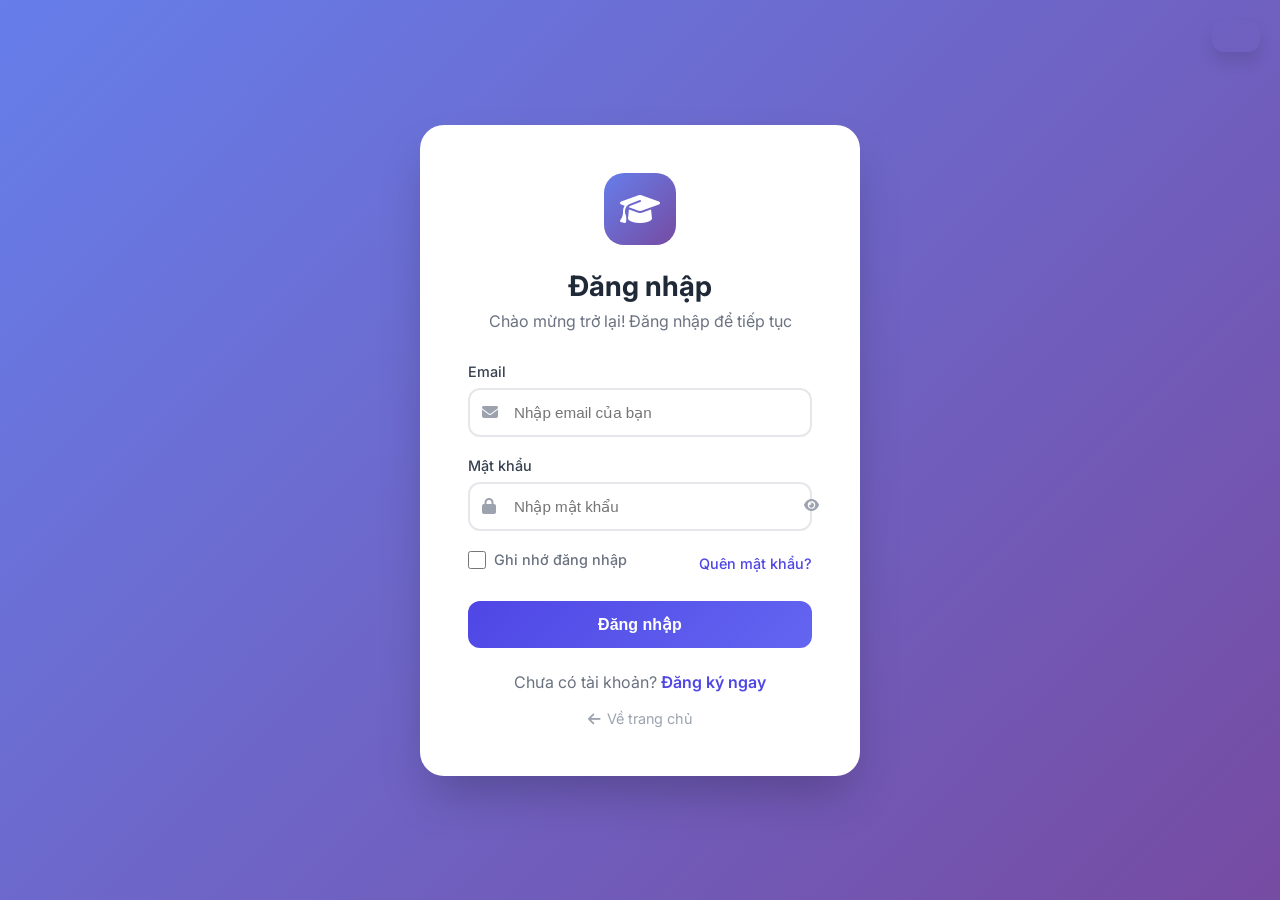
<file: src/frontend/login.html>
<!DOCTYPE html>
<html lang="vi">
<head>
    <meta charset="UTF-8">
    <meta name="viewport" content="width=device-width, initial-scale=1.0">
    <title>Đăng nhập - SmartLearn</title>
    <link rel="stylesheet" href="css/style.css">
    <link href="https://fonts.googleapis.com/css2?family=Inter:wght@300;400;500;600;700&display=swap" rel="stylesheet">
    <link rel="stylesheet" href="https://cdnjs.cloudflare.com/ajax/libs/font-awesome/6.4.0/css/all.min.css">
</head>
<body>
    <div class="login-page">
        <div class="login-card">
            <div class="login-logo">
                <i class="fas fa-graduation-cap"></i>
            </div>
            <h1 class="login-title">Đăng nhập</h1>
            <p class="login-subtitle">Chào mừng trở lại! Đăng nhập để tiếp tục</p>
            
            <form id="loginForm" class="login-form">
                <div class="form-group">
                    <label for="email">Email</label>
                    <div class="input-wrapper">
                        <i class="fas fa-envelope"></i>
                        <input type="email" id="email" placeholder="Nhập email của bạn" required>
                    </div>
                </div>
                
                <div class="form-group">
                    <label for="password">Mật khẩu</label>
                    <div class="input-wrapper">
                        <i class="fas fa-lock"></i>
                        <input type="password" id="password" placeholder="Nhập mật khẩu" required>
                        <button type="button" class="toggle-password" onclick="togglePassword(this)">
                            <i class="fas fa-eye"></i>
                        </button>
                    </div>
                </div>
                
                <div class="login-options">
                    <label class="remember-me">
                        <input type="checkbox" id="remember">
                        <span>Ghi nhớ đăng nhập</span>
                    </label>
                    <a href="forgot-password.html" class="forgot-link">Quên mật khẩu?</a>
                </div>
                
                <button type="submit" class="btn-login">Đăng nhập</button>
            </form>
            
            <div class="login-footer">
                Chưa có tài khoản? <a href="register.html">Đăng ký ngay</a>
            </div>
            
            <div class="login-back">
                <a href="index.html"><i class="fas fa-arrow-left"></i> Về trang chủ</a>
            </div>
        </div>
    </div>
    
    <div id="message" class="message"></div>
    <script src="js/auth.js"></script>
</body>
</html>
</file>
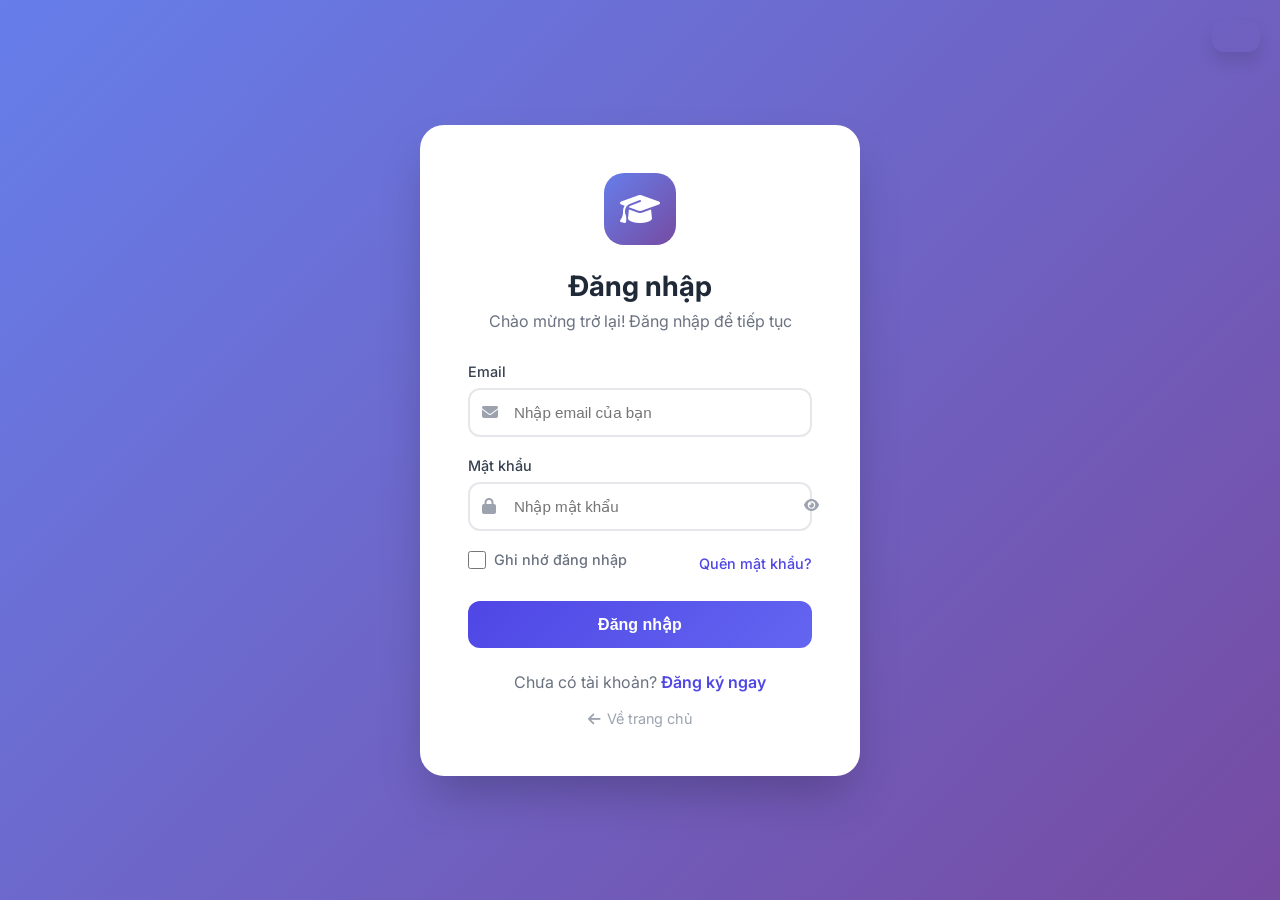
<file: src/frontend/profile.html>
<!DOCTYPE html>
<html lang="vi">
<head>
    <meta charset="UTF-8">
    <meta name="viewport" content="width=device-width, initial-scale=1.0">
    <title>Hồ sơ - SmartLearn</title>
    <link rel="stylesheet" href="css/style.css">
    <link href="https://fonts.googleapis.com/css2?family=Inter:wght@300;400;500;600;700;800&display=swap" rel="stylesheet">
    <link rel="stylesheet" href="https://cdnjs.cloudflare.com/ajax/libs/font-awesome/6.4.0/css/all.min.css">
    <style>
        .profile-header {
            background: linear-gradient(135deg, #667eea 0%, #764ba2 100%);
            border-radius: 24px;
            padding: 40px;
            color: white;
            margin-bottom: 32px;
        }
        .profile-header h1 { font-size: 2rem; margin-bottom: 8px; }
        
        .stats-grid {
            display: grid;
            grid-template-columns: repeat(2, 1fr);
            gap: 20px;
            margin-bottom: 32px;
        }
        .stat-card {
            background: white;
            border-radius: 16px;
            padding: 24px;
            text-align: center;
            box-shadow: 0 1px 3px rgba(0,0,0,0.1);
        }
        .stat-card .stat-number {
            font-size: 2.5rem;
            font-weight: 700;
            color: #4f46e5;
        }
        .stat-card .stat-label {
            font-size: 0.9rem;
            color: #6b7280;
            margin-top: 8px;
        }
        
        .profile-card {
            background: white;
            border-radius: 16px;
            padding: 24px;
            margin-bottom: 20px;
            box-shadow: 0 1px 3px rgba(0,0,0,0.1);
        }
        .profile-card h3 {
            font-size: 1.2rem;
            margin-bottom: 20px;
            color: #1f2937;
            display: flex;
            align-items: center;
            gap: 10px;
        }
        
        .form-group { margin-bottom: 16px; }
        .form-group label {
            display: block;
            font-weight: 500;
            margin-bottom: 8px;
            color: #374151;
        }
        .form-group input {
            width: 100%;
            padding: 12px 16px;
            border: 2px solid #e5e7eb;
            border-radius: 10px;
            font-size: 1rem;
            box-sizing: border-box;
        }
        .form-group input:focus {
            outline: none;
            border-color: #4f46e5;
        }
        
        .btn {
            padding: 12px 24px;
            border: none;
            border-radius: 10px;
            font-weight: 600;
            cursor: pointer;
            transition: all 0.3s;
        }
        .btn-primary {
            background: #4f46e5;
            color: white;
        }
        .btn-primary:hover { background: #4338ca; }
        
        .message {
            padding: 12px 20px;
            border-radius: 10px;
            font-weight: 500;
            margin-bottom: 16px;
            display: none;
        }
        .message.show { display: block; }
        .message.success { background: #d1fae5; color: #065f46; }
        .message.error { background: #fee2e2; color: #991b1b; }
        
        .avatar-section {
            text-align: center;
            margin-bottom: 20px;
        }
        .avatar-preview {
            width: 120px;
            height: 120px;
            border-radius: 50%;
            background: linear-gradient(135deg, #667eea 0%, #764ba2 100%);
            display: flex;
            align-items: center;
            justify-content: center;
            margin: 0 auto 16px;
            font-size: 3rem;
            color: white;
            overflow: hidden;
            background-size: cover;
            background-position: center;
        }
        .avatar-preview img {
            width: 100%;
            height: 100%;
            object-fit: cover;
        }
        .upload-btn {
            display: inline-block;
            padding: 10px 20px;
            background: #f3f4f6;
            color: #374151;
            border-radius: 10px;
            cursor: pointer;
            font-weight: 500;
            transition: all 0.3s;
        }
        .upload-btn:hover {
            background: #e5e7eb;
        }
        #avatarInput {
            display: none;
        }
    </style>
</head>
<body>
    <header class="navbar">
        <div class="nav-brand">
            <i class="fas fa-graduation-cap"></i>
            <span>SmartLearn</span>
        </div>
        <nav class="nav-menu">
            <a href="index.html" class="nav-link">
                <i class="fas fa-home"></i>
                <span>Trang chủ</span>
            </a>
            <a href="exercises.html" class="nav-link">
                <i class="fas fa-pencil-alt"></i>
                <span>Luyện tập</span>
            </a>
            <a href="scores.html" class="nav-link">
                <i class="fas fa-chart-line"></i>
                <span>Điểm số</span>
            </a>
            <a href="history.html" class="nav-link">
                <i class="fas fa-history"></i>
                <span>Lịch sử</span>
            </a>
            <a href="profile.html" class="nav-link active">
                <i class="fas fa-user"></i>
                <span>Hồ sơ</span>
            </a>
        </nav>
        <div class="nav-user" id="navUser">
            <div class="user-avatar"><i class="fas fa-user"></i></div>
            <span class="user-name" id="userName">Người dùng</span>
        </div>
    </header>
    
    <main class="main-content">
        <div class="profile-header">
            <h1>Hồ sơ cá nhân</h1>
            <p>Quản lý thông tin và cài đặt tài khoản</p>
        </div>
        
        <div class="profile-card">
            <h3><i class="fas fa-image"></i> Đổi avatar</h3>
            <div class="avatar-section">
                <div class="avatar-preview" id="avatarPreview">
                    <i class="fas fa-user"></i>
                </div>
                <label class="upload-btn" for="avatarInput">
                    <i class="fas fa-upload"></i> Tải ảnh từ máy
                </label>
                <input type="file" id="avatarInput" accept="image/*" onchange="uploadAvatar(event)">
            </div>
            <button class="btn btn-primary" onclick="saveAvatar()">Lưu avatar</button>
        </div>
        
        <div class="stats-grid">
            <div class="stat-card">
                <div class="stat-number" id="totalExercises">0</div>
                <div class="stat-label">Tổng bài đã làm</div>
            </div>
            <div class="stat-card">
                <div class="stat-number" id="avgScore">0.0</div>
                <div class="stat-label">Điểm trung bình</div>
            </div>
        </div>
        
        <div class="profile-card">
            <h3><i class="fas fa-key"></i> Đổi mật khẩu</h3>
            <div id="passwordMessage"></div>
            <div class="form-group">
                <label>Mật khẩu hiện tại</label>
                <input type="password" id="oldPassword" placeholder="Nhập mật khẩu hiện tại">
            </div>
            <div class="form-group">
                <label>Mật khẩu mới</label>
                <input type="password" id="newPassword" placeholder="Nhập mật khẩu mới">
            </div>
            <div class="form-group">
                <label>Xác nhận mật khẩu mới</label>
                <input type="password" id="confirmPassword" placeholder="Nhập lại mật khẩu mới">
            </div>
            <button class="btn btn-primary" onclick="changePassword()">Đổi mật khẩu</button>
        </div>
        
        <div class="profile-card">
            <h3><i class="fas fa-envelope"></i> Đổi email</h3>
            <div id="emailMessage"></div>
            <div class="form-group">
                <label>Email mới</label>
                <input type="email" id="newEmail" placeholder="Nhập email mới">
            </div>
            <div class="form-group">
                <label>Mật khẩu để xác nhận</label>
                <input type="password" id="emailConfirmPassword" placeholder="Nhập mật khẩu">
            </div>
            <button class="btn btn-primary" onclick="changeEmail()">Đổi email</button>
        </div>
    </main>
    
    <script src="js/main.js"></script>
    <script>
        let uploadedImage = null;
        
        async function loadStats() {
            const user = JSON.parse(sessionStorage.getItem('user') || '{}');
            if (!user.id) {
                alert('Vui lòng đăng nhập!');
                window.location.href = 'login.html';
                return;
            }
            
            try {
                const response = await fetch(`${API_URL}/history/${user.id}`);
                const history = await response.json();
                
                const totalExercises = history.length;
                const avgScore = totalExercises > 0 
                    ? (history.reduce((sum, h) => sum + (h.score / h.total * 10), 0) / totalExercises).toFixed(1)
                    : 0;
                
                document.getElementById('totalExercises').textContent = totalExercises;
                document.getElementById('avgScore').textContent = avgScore;
                
                loadAvatar();
            } catch (e) {
                console.error(e);
            }
        }
        
        function loadAvatar() {
            const savedImage = localStorage.getItem('avatarImage');
            if (savedImage) {
                uploadedImage = savedImage;
                const preview = document.getElementById('avatarPreview');
                preview.style.background = 'none';
                preview.innerHTML = `<img src="${savedImage}" alt="Avatar">`;
            }
        }
        
        function showMessage(text, type, elementId) {
            const msg = document.getElementById(elementId);
            msg.textContent = text;
            msg.className = `message ${type} show`;
            setTimeout(() => msg.classList.remove('show'), 3000);
        }
        
        function showPasswordMessage(text, type) {
            showMessage(text, type, 'passwordMessage');
        }
        
        async function changePassword() {
            const oldPassword = document.getElementById('oldPassword').value;
            const newPassword = document.getElementById('newPassword').value;
            const confirmPassword = document.getElementById('confirmPassword').value;
            
            if (!oldPassword || !newPassword || !confirmPassword) {
                showPasswordMessage('Vui lòng nhập đầy đủ thông tin', 'error');
                return;
            }
            
            if (newPassword !== confirmPassword) {
                showPasswordMessage('Mật khẩu mới không khớp', 'error');
                return;
            }
            
            if (newPassword.length < 6) {
                showPasswordMessage('Mật khẩu phải có ít nhất 6 ký tự', 'error');
                return;
            }
            
            const user = JSON.parse(sessionStorage.getItem('user') || '{}');
            
            if (oldPassword !== user.password) {
                showPasswordMessage('Mật khẩu hiện tại không đúng', 'error');
                return;
            }
            
            try {
                const response = await fetch(`${API_URL}/change-password`, {
                    method: 'POST',
                    headers: { 'Content-Type': 'application/json' },
                    body: JSON.stringify({
                        userId: user.id,
                        newPassword: newPassword
                    })
                });
                const result = await response.json();
                
                if (result.success) {
                    showPasswordMessage('Đổi mật khẩu thành công!', 'success');
                    user.password = newPassword;
                    sessionStorage.setItem('user', JSON.stringify(user));
                    document.getElementById('oldPassword').value = '';
                    document.getElementById('newPassword').value = '';
                    document.getElementById('confirmPassword').value = '';
                } else {
                    showPasswordMessage(result.message, 'error');
                }
            } catch (e) {
                showPasswordMessage('Lỗi kết nối server', 'error');
            }
        }
        
        async function changeEmail() {
            const newEmail = document.getElementById('newEmail').value;
            const password = document.getElementById('emailConfirmPassword').value;
            
            if (!newEmail || !password) {
                showMessage('Vui lòng nhập đầy đủ thông tin', 'error', 'emailMessage');
                return;
            }
            
            if (!newEmail.includes('@')) {
                showMessage('Email không hợp lệ', 'error', 'emailMessage');
                return;
            }
            
            const user = JSON.parse(sessionStorage.getItem('user') || '{}');
            
            if (password !== user.password) {
                showMessage('Mật khẩu không đúng', 'error', 'emailMessage');
                return;
            }
            
            showMessage('Chức năng đổi email đang được phát triển', 'error', 'emailMessage');
        }
        
        function uploadAvatar(event) {
            const file = event.target.files[0];
            if (file) {
                const reader = new FileReader();
                reader.onload = function(e) {
                    uploadedImage = e.target.result;
                    localStorage.setItem('avatarImage', uploadedImage);
                    const preview = document.getElementById('avatarPreview');
                    preview.style.background = 'none';
                    preview.innerHTML = `<img src="${uploadedImage}" alt="Avatar">`;
                    showPasswordMessage('Đã tải ảnh lên, nhấn Lưu để lưu!', 'success');
                };
                reader.readAsDataURL(file);
            }
        }
        
        function saveAvatar() {
            if (uploadedImage) {
                localStorage.setItem('avatarImage', uploadedImage);
            }
            showPasswordMessage('Lưu avatar thành công!', 'success');
        }
        
        loadStats();
    </script>
</body>
</html>
</file>
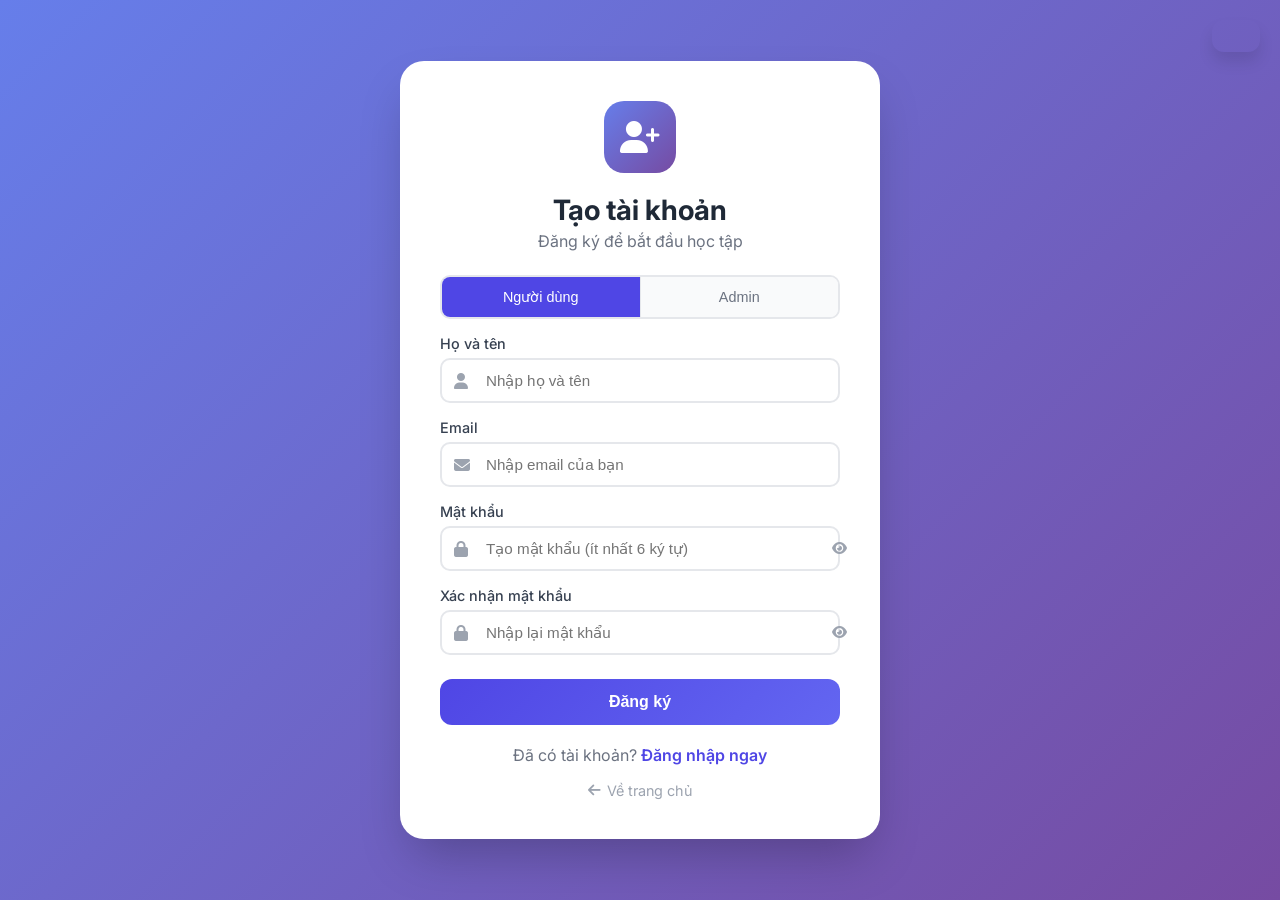
<file: src/frontend/register.html>
<!DOCTYPE html>
<html lang="vi">
<head>
    <meta charset="UTF-8">
    <meta name="viewport" content="width=device-width, initial-scale=1.0">
    <title>Đăng ký - SmartLearn</title>
    <link rel="stylesheet" href="css/style.css">
    <link href="https://fonts.googleapis.com/css2?family=Inter:wght@300;400;500;600;700&display=swap" rel="stylesheet">
    <link rel="stylesheet" href="https://cdnjs.cloudflare.com/ajax/libs/font-awesome/6.4.0/css/all.min.css">
    <style>
        .register-page {
            min-height: 100vh;
            background: linear-gradient(135deg, #667eea 0%, #764ba2 100%);
            display: flex;
            align-items: center;
            justify-content: center;
            padding: 20px;
        }
        .register-card {
            background: white;
            border-radius: 24px;
            padding: 40px;
            width: 100%;
            max-width: 480px;
            box-shadow: 0 25px 50px -12px rgba(0, 0, 0, 0.25);
            animation: slideUp 0.5s ease-out;
            max-height: 90vh;
            overflow-y: auto;
        }
        @keyframes slideUp {
            from { opacity: 0; transform: translateY(30px); }
            to { opacity: 1; transform: translateY(0); }
        }
        .register-logo {
            width: 72px;
            height: 72px;
            background: linear-gradient(135deg, #667eea 0%, #764ba2 100%);
            border-radius: 20px;
            display: flex;
            align-items: center;
            justify-content: center;
            margin: 0 auto 20px;
        }
        .register-logo i { font-size: 2rem; color: white; }
        .register-title { text-align: center; margin-bottom: 4px; font-size: 1.75rem; font-weight: 700; color: #1f2937; }
        .register-subtitle { text-align: center; color: #6b7280; margin-bottom: 24px; }
        .register-form .form-group { margin-bottom: 16px; }
        .register-form label { display: block; font-size: 0.9rem; font-weight: 500; color: #374151; margin-bottom: 6px; }
        .register-form .input-wrapper { position: relative; }
        .register-form .input-wrapper i { position: absolute; left: 14px; top: 50%; transform: translateY(-50%); color: #9ca3af; }
        .register-form input {
            width: 100%;
            padding: 12px 14px 12px 44px;
            border: 2px solid #e5e7eb;
            border-radius: 10px;
            font-size: 0.95rem;
            transition: all 0.3s;
            box-sizing: border-box;
        }
        .register-form input:focus { outline: none; border-color: #4f46e5; box-shadow: 0 0 0 4px rgba(79, 70, 229, 0.1); }
        .register-form .toggle-password {
            position: absolute;
            right: 14px;
            top: 50%;
            transform: translateY(-50%);
            background: none;
            border: none;
            cursor: pointer;
            color: #9ca3af;
            padding: 4px;
        }
        .register-form .toggle-password:hover { color: #4f46e5; }
        
        .admin-toggle {
            display: flex;
            gap: 0;
            margin-bottom: 16px;
            border-radius: 10px;
            overflow: hidden;
            border: 2px solid #e5e7eb;
        }
        .admin-toggle button {
            flex: 1;
            padding: 12px;
            border: none;
            background: #f9fafb;
            cursor: pointer;
            font-size: 0.9rem;
            font-weight: 500;
            color: #6b7280;
            transition: all 0.3s;
        }
        .admin-toggle button.active {
            background: #4f46e5;
            color: white;
        }
        .admin-toggle button:first-child { border-right: 1px solid #e5e7eb; }
        
        .admin-code-group {
            display: none;
            margin-bottom: 16px;
            padding: 14px;
            background: #fef3c7;
            border-radius: 10px;
            border: 1px solid #fcd34d;
        }
        .admin-code-group.show { display: block; animation: fadeIn 0.3s; }
        @keyframes fadeIn { from { opacity: 0; } to { opacity: 1; } }
        .admin-code-group label { font-size: 0.85rem; font-weight: 500; color: #92400e; display: block; margin-bottom: 8px; }
        .admin-code-group .input-wrapper input { padding-left: 14px; background: white; }
        
        .btn-register {
            width: 100%;
            padding: 14px;
            background: linear-gradient(135deg, #4f46e5 0%, #6366f1 100%);
            color: white;
            border: none;
            border-radius: 12px;
            font-size: 1rem;
            font-weight: 600;
            cursor: pointer;
            transition: all 0.3s;
            margin-top: 8px;
        }
        .btn-register:hover { transform: translateY(-2px); box-shadow: 0 10px 20px rgba(79, 70, 229, 0.3); }
        
        .register-footer { text-align: center; margin-top: 20px; color: #6b7280; }
        .register-footer a { color: #4f46e5; text-decoration: none; font-weight: 600; }
        .register-footer a:hover { text-decoration: underline; }
        .register-back { text-align: center; margin-top: 14px; }
        .register-back a { display: inline-flex; align-items: center; gap: 6px; color: #9ca3af; text-decoration: none; font-size: 0.9rem; }
        .register-back a:hover { color: #4f46e5; }
    </style>
</head>
<body>
    <div class="register-page">
        <div class="register-card">
            <div class="register-logo"><i class="fas fa-user-plus"></i></div>
            <h1 class="register-title">Tạo tài khoản</h1>
            <p class="register-subtitle">Đăng ký để bắt đầu học tập</p>
            
            <form id="registerForm" class="register-form">
                <div class="admin-toggle">
                    <button type="button" class="active" id="userBtn">Người dùng</button>
                    <button type="button" id="adminBtn">Admin</button>
                </div>
                
                <div class="admin-code-group" id="adminCodeGroup">
                    <label>Mã admin (bắt buộc để tạo tài khoản admin)</label>
                    <div class="input-wrapper">
                        <input type="password" id="adminCode" placeholder="Nhập mã admin (123)">
                    </div>
                </div>
                
                <div class="form-group">
                    <label for="fullname">Họ và tên</label>
                    <div class="input-wrapper">
                        <i class="fas fa-user"></i>
                        <input type="text" id="fullname" placeholder="Nhập họ và tên" required>
                    </div>
                </div>
                
                <div class="form-group">
                    <label for="email">Email</label>
                    <div class="input-wrapper">
                        <i class="fas fa-envelope"></i>
                        <input type="email" id="email" placeholder="Nhập email của bạn" required>
                    </div>
                </div>
                
                <div class="form-group">
                    <label for="password">Mật khẩu</label>
                    <div class="input-wrapper">
                        <i class="fas fa-lock"></i>
                        <input type="password" id="password" placeholder="Tạo mật khẩu (ít nhất 6 ký tự)" required>
                        <button type="button" class="toggle-password" onclick="togglePassword(this)">
                            <i class="fas fa-eye"></i>
                        </button>
                    </div>
                </div>
                
                <div class="form-group">
                    <label for="confirmPassword">Xác nhận mật khẩu</label>
                    <div class="input-wrapper">
                        <i class="fas fa-lock"></i>
                        <input type="password" id="confirmPassword" placeholder="Nhập lại mật khẩu" required>
                        <button type="button" class="toggle-password" onclick="togglePassword(this)">
                            <i class="fas fa-eye"></i>
                        </button>
                    </div>
                </div>
                
                <button type="submit" class="btn-register">Đăng ký</button>
            </form>
            
            <div class="register-footer">
                Đã có tài khoản? <a href="login.html">Đăng nhập ngay</a>
            </div>
            
            <div class="register-back">
                <a href="index.html"><i class="fas fa-arrow-left"></i> Về trang chủ</a>
            </div>
        </div>
    </div>
    
    <div id="message" class="message"></div>
    <script src="js/auth.js"></script>
</body>
</html>
</file>
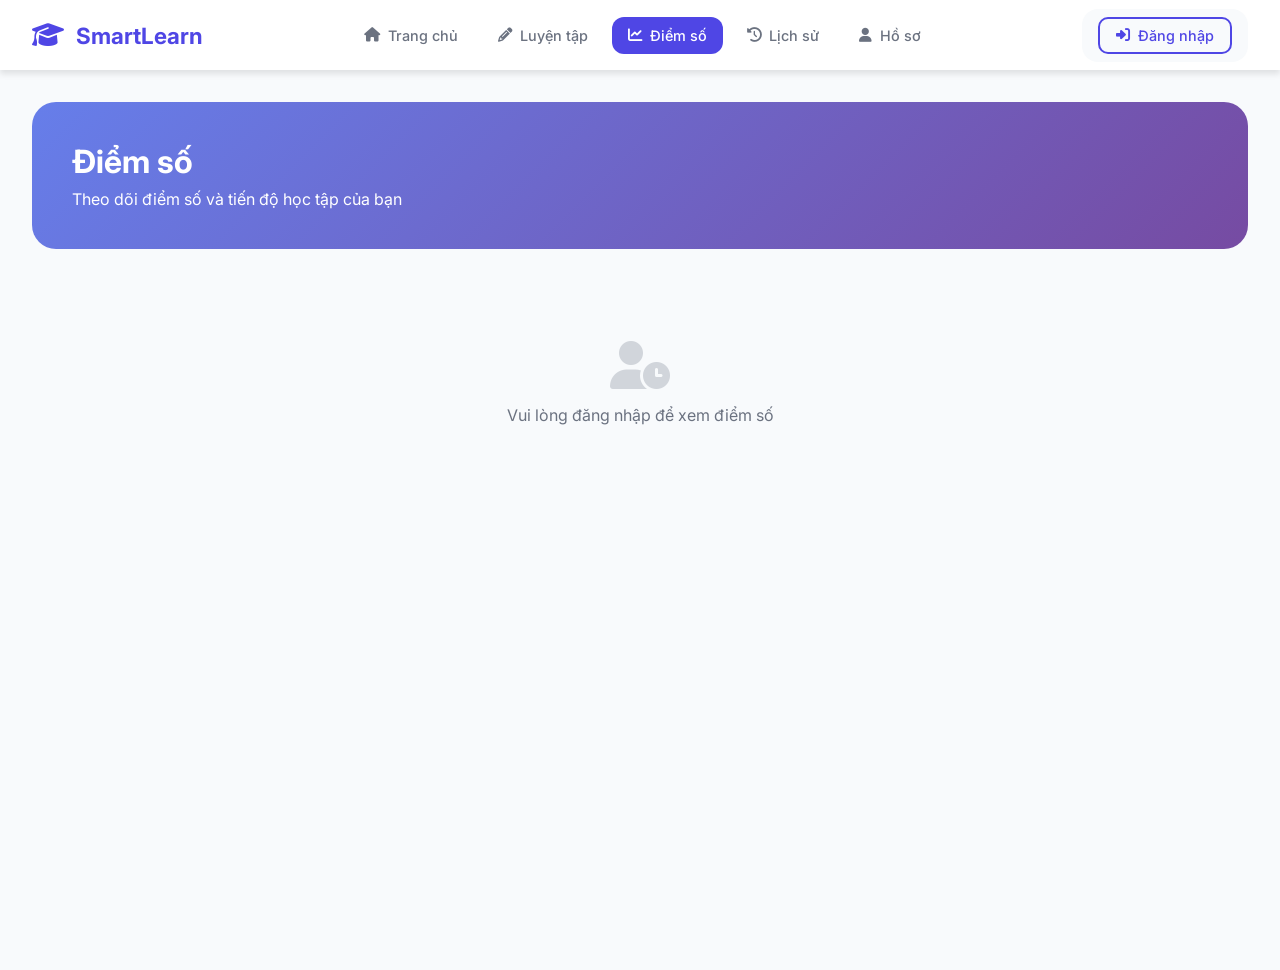
<file: src/frontend/scores.html>
<!DOCTYPE html>
<html lang="vi">
<head>
    <meta charset="UTF-8">
    <meta name="viewport" content="width=device-width, initial-scale=1.0">
    <title>Điểm số - SmartLearn</title>
    <link rel="stylesheet" href="css/style.css">
    <link href="https://fonts.googleapis.com/css2?family=Inter:wght@300;400;500;600;700;800&display=swap" rel="stylesheet">
    <link rel="stylesheet" href="https://cdnjs.cloudflare.com/ajax/libs/font-awesome/6.4.0/css/all.min.css">
    <style>
        .page-header { background: linear-gradient(135deg, #667eea 0%, #764ba2 100%); border-radius: 24px; padding: 40px; color: white; margin-bottom: 32px; }
        .page-header h1 { font-size: 2rem; margin-bottom: 8px; }
        .scores-grid { display: grid; grid-template-columns: repeat(2, 1fr); gap: 24px; }
        .score-card { background: white; border-radius: 16px; padding: 28px; box-shadow: 0 1px 3px rgba(0,0,0,0.1); }
        .score-card h3 { font-size: 1.1rem; margin-bottom: 20px; display: flex; align-items: center; gap: 12px; }
        .score-value { font-size: 2.5rem; font-weight: 700; color: #4f46e5; margin-bottom: 8px; }
        .score-label { color: #6b7280; font-size: 0.9rem; }
        .score-bar { height: 8px; background: #e5e7eb; border-radius: 4px; margin-top: 16px; overflow: hidden; }
        .score-bar-fill { height: 100%; background: linear-gradient(90deg, #4f46e5, #6366f1); border-radius: 4px; }
    </style>
</head>
<body>
    <header class="navbar">
        <div class="nav-brand"><i class="fas fa-graduation-cap"></i><span>SmartLearn</span></div>
        <nav class="nav-menu">
            <a href="index.html" class="nav-link"><i class="fas fa-home"></i><span>Trang chủ</span></a>
            <a href="exercises.html" class="nav-link"><i class="fas fa-pencil-alt"></i><span>Luyện tập</span></a>
            <a href="scores.html" class="nav-link active"><i class="fas fa-chart-line"></i><span>Điểm số</span></a>
            <a href="history.html" class="nav-link"><i class="fas fa-history"></i><span>Lịch sử</span></a>
            <a href="profile.html" class="nav-link"><i class="fas fa-user"></i><span>Hồ sơ</span></a>
        </nav>
        <div class="nav-user" id="navUser">
            <div class="user-avatar"><i class="fas fa-user"></i></div>
            <span class="user-name" id="userName">Người dùng</span>
        </div>
    </header>
    <main class="main-content">
        <div class="page-header">
            <h1>Điểm số</h1>
            <p>Theo dõi điểm số và tiến độ học tập của bạn</p>
        </div>
        <div class="scores-grid" id="scoresGrid">
            <div class="empty-state" style="grid-column: 1/-1;">
                <i class="fas fa-spinner fa-spin"></i>
                <p>Đang tải điểm số...</p>
            </div>
        </div>
    </main>
    <script src="js/main.js"></script>
    <script>
        const subjectInfo = {
            'Python': { icon: 'fab fa-python', color: '#3776ab', suggestion: 'Học thêm: Biến, hàm, vòng lặp, list comprehension, OOP cơ bản' },
            'JavaScript': { icon: 'fab fa-js', color: '#f7df1e', suggestion: 'Học thêm: ES6+, arrow function, DOM manipulation, async/await, array methods' },
            'Toán': { icon: 'fas fa-calculator', color: '#4f46e5', suggestion: 'Học thêm: Đạo hàm, tích phân, lượng giác, hình học, logarith' },
            'Tiếng Anh': { icon: 'fas fa-language', color: '#10b981', suggestion: 'Học thêm: Ngữ pháp cơ bản, thì quá khứ, so sánh, mạo từ' }
        };

        async function loadScores() {
            const user = JSON.parse(sessionStorage.getItem('user') || '{}');
            const userId = user.id;
            
            if (!userId) {
                document.getElementById('scoresGrid').innerHTML = `
                    <div class="empty-state" style="grid-column: 1/-1;">
                        <i class="fas fa-user-clock"></i>
                        <p>Vui lòng đăng nhập để xem điểm số</p>
                    </div>
                `;
                return;
            }
            
            try {
                const response = await fetch(`${API_URL}/history/${userId}`);
                const history = await response.json();
                
                if (history.length === 0) {
                    document.getElementById('scoresGrid').innerHTML = `
                        <div class="empty-state" style="grid-column: 1/-1;">
                            <i class="fas fa-clipboard-list"></i>
                            <p>Chưa có điểm số. Hãy làm bài tập đầu tiên!</p>
                        </div>
                    `;
                    return;
                }
                
                const scoresBySubject = {};
                history.forEach(h => {
                    if (!scoresBySubject[h.subject]) {
                        scoresBySubject[h.subject] = [];
                    }
                    scoresBySubject[h.subject].push((h.score / h.total) * 10);
                });
                
                let html = '';
                for (const [subject, scores] of Object.entries(scoresBySubject)) {
                    const avg = scores.reduce((a, b) => a + b, 0) / scores.length;
                    const info = subjectInfo[subject] || { icon: 'fas fa-book', color: '#6b7280', suggestion: '' };
                    const percent = avg * 10;
                    
                    html += `
                        <div class="score-card">
                            <h3><i class="${info.icon}" style="color: ${info.color};"></i> ${subject}</h3>
                            <div class="score-value">${avg.toFixed(1)}</div>
                            <div class="score-label">Điểm trung bình (${scores.length} bài)</div>
                            <div class="score-bar"><div class="score-bar-fill" style="width: ${percent}%;"></div></div>
                            ${avg < 5 ? `<div style="margin-top: 16px; padding: 12px; background: #fef3c7; border-radius: 8px; color: #92400e; font-size: 0.85rem;"><i class="fas fa-lightbulb"></i> ${info.suggestion}</div>` : ''}
                        </div>
                    `;
                }
                
                document.getElementById('scoresGrid').innerHTML = html || `
                    <div class="empty-state" style="grid-column: 1/-1;">
                        <i class="fas fa-clipboard-list"></i>
                        <p>Chưa có điểm số</p>
                    </div>
                `;
            } catch (e) {
                document.getElementById('scoresGrid').innerHTML = `
                    <div class="empty-state" style="grid-column: 1/-1;">
                        <i class="fas fa-exclamation-triangle"></i>
                        <p>Không thể tải điểm số. Server có thể chưa chạy.</p>
                    </div>
                `;
            }
        }
        
        document.addEventListener('DOMContentLoaded', loadScores);
    </script>
</body>
</html>
</file>
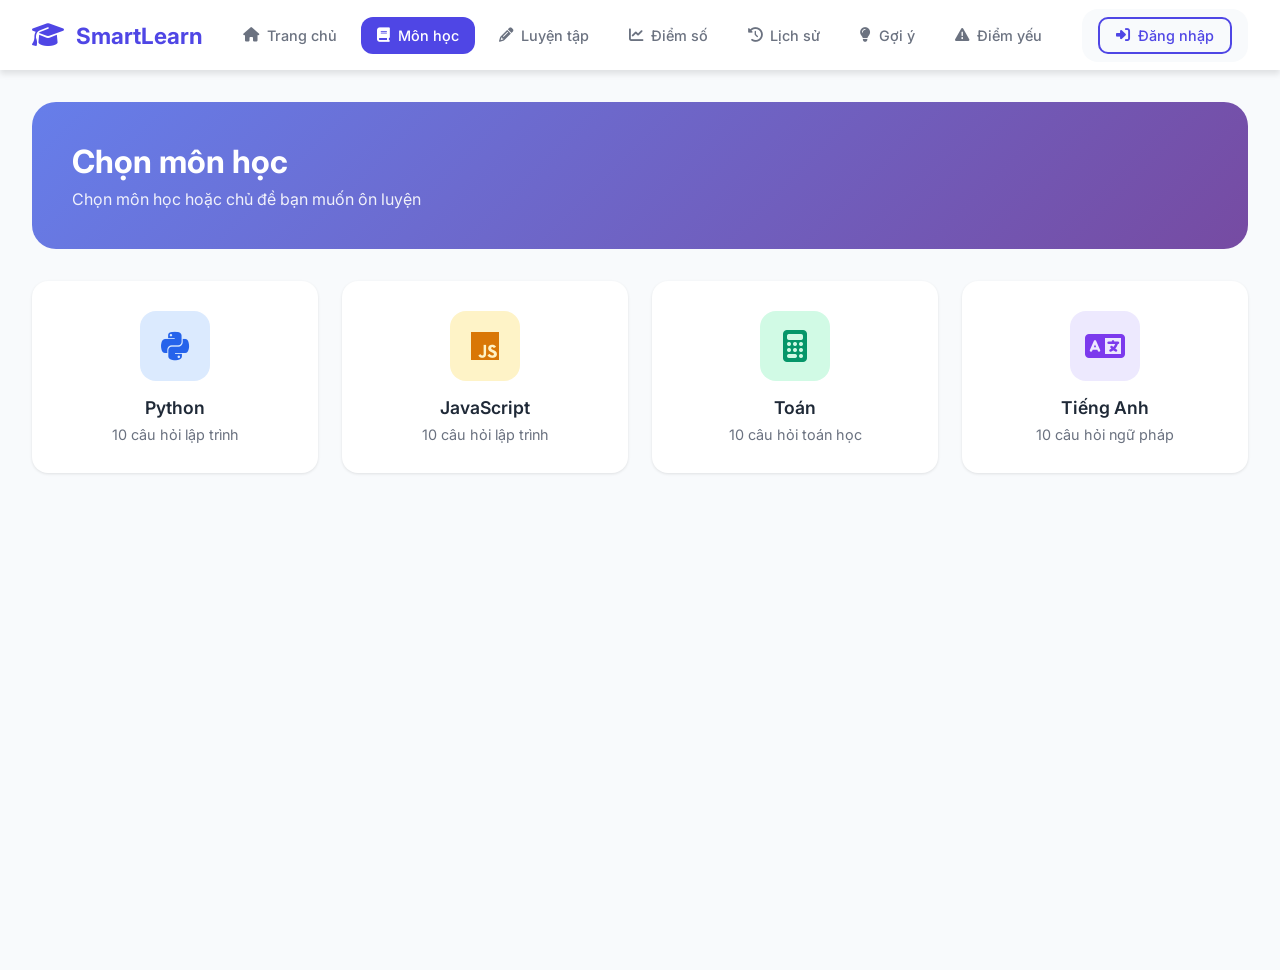
<file: src/frontend/subjects.html>
<!DOCTYPE html>
<html lang="vi">
<head>
    <meta charset="UTF-8">
    <meta name="viewport" content="width=device-width, initial-scale=1.0">
    <title>Môn học - SmartLearn</title>
    <link rel="stylesheet" href="css/style.css">
    <link href="https://fonts.googleapis.com/css2?family=Inter:wght@300;400;500;600;700;800&display=swap" rel="stylesheet">
    <link rel="stylesheet" href="https://cdnjs.cloudflare.com/ajax/libs/font-awesome/6.4.0/css/all.min.css">
    <style>
        .page-header {
            background: linear-gradient(135deg, #667eea 0%, #764ba2 100%);
            border-radius: 24px;
            padding: 40px;
            color: white;
            margin-bottom: 32px;
        }
        .page-header h1 { font-size: 2rem; margin-bottom: 8px; }
        .page-header p { opacity: 0.9; }
        .subjects-grid {
            display: grid;
            grid-template-columns: repeat(4, 1fr);
            gap: 24px;
        }
        .subject-card {
            background: white;
            border-radius: 16px;
            padding: 28px;
            box-shadow: 0 1px 3px rgba(0,0,0,0.1);
            transition: all 0.3s;
            cursor: pointer;
            text-decoration: none;
            color: inherit;
            border: 2px solid transparent;
            text-align: center;
        }
        .subject-card:hover {
            transform: translateY(-4px);
            box-shadow: 0 10px 15px rgba(0,0,0,0.1);
            border-color: #4f46e5;
        }
        .subject-icon {
            width: 70px;
            height: 70px;
            border-radius: 16px;
            display: flex;
            align-items: center;
            justify-content: center;
            font-size: 2rem;
            margin: 0 auto 16px;
        }
        .subject-card h3 { font-size: 1.1rem; font-weight: 600; margin-bottom: 8px; }
        .subject-card p { color: #6b7280; font-size: 0.9rem; }
        @media (max-width: 1024px) { .subjects-grid { grid-template-columns: repeat(2, 1fr); } }
    </style>
</head>
<body>
    <header class="navbar">
        <div class="nav-brand"><i class="fas fa-graduation-cap"></i><span>SmartLearn</span></div>
        <nav class="nav-menu">
            <a href="index.html" class="nav-link"><i class="fas fa-home"></i><span>Trang chủ</span></a>
            <a href="subjects.html" class="nav-link active"><i class="fas fa-book"></i><span>Môn học</span></a>
            <a href="exercises.html" class="nav-link"><i class="fas fa-pencil-alt"></i><span>Luyện tập</span></a>
            <a href="scores.html" class="nav-link"><i class="fas fa-chart-line"></i><span>Điểm số</span></a>
            <a href="history.html" class="nav-link"><i class="fas fa-history"></i><span>Lịch sử</span></a>
            <a href="suggestions.html" class="nav-link"><i class="fas fa-lightbulb"></i><span>Gợi ý</span></a>
            <a href="weak-areas.html" class="nav-link"><i class="fas fa-exclamation-triangle"></i><span>Điểm yếu</span></a>
        </nav>
        <div class="nav-user" id="navUser"></div>
    </header>

    <main class="main-content">
        <div class="page-header">
            <h1>Chọn môn học</h1>
            <p>Chọn môn học hoặc chủ đề bạn muốn ôn luyện</p>
        </div>
        
        <div class="subjects-grid">
            <a href="exercises.html" class="subject-card">
                <div class="subject-icon" style="background: #dbeafe; color: #2563eb;">
                    <i class="fab fa-python"></i>
                </div>
                <h3>Python</h3>
                <p>10 câu hỏi lập trình</p>
            </a>
            
            <a href="exercises.html" class="subject-card">
                <div class="subject-icon" style="background: #fef3c7; color: #d97706;">
                    <i class="fab fa-js"></i>
                </div>
                <h3>JavaScript</h3>
                <p>10 câu hỏi lập trình</p>
            </a>
            
            <a href="exercises.html" class="subject-card">
                <div class="subject-icon" style="background: #d1fae5; color: #059669;">
                    <i class="fas fa-calculator"></i>
                </div>
                <h3>Toán</h3>
                <p>10 câu hỏi toán học</p>
            </a>
            
            <a href="exercises.html" class="subject-card">
                <div class="subject-icon" style="background: #ede9fe; color: #7c3aed;">
                    <i class="fas fa-language"></i>
                </div>
                <h3>Tiếng Anh</h3>
                <p>10 câu hỏi ngữ pháp</p>
            </a>
        </div>
    </main>
    <script src="js/main.js"></script>
</body>
</html>
</file>
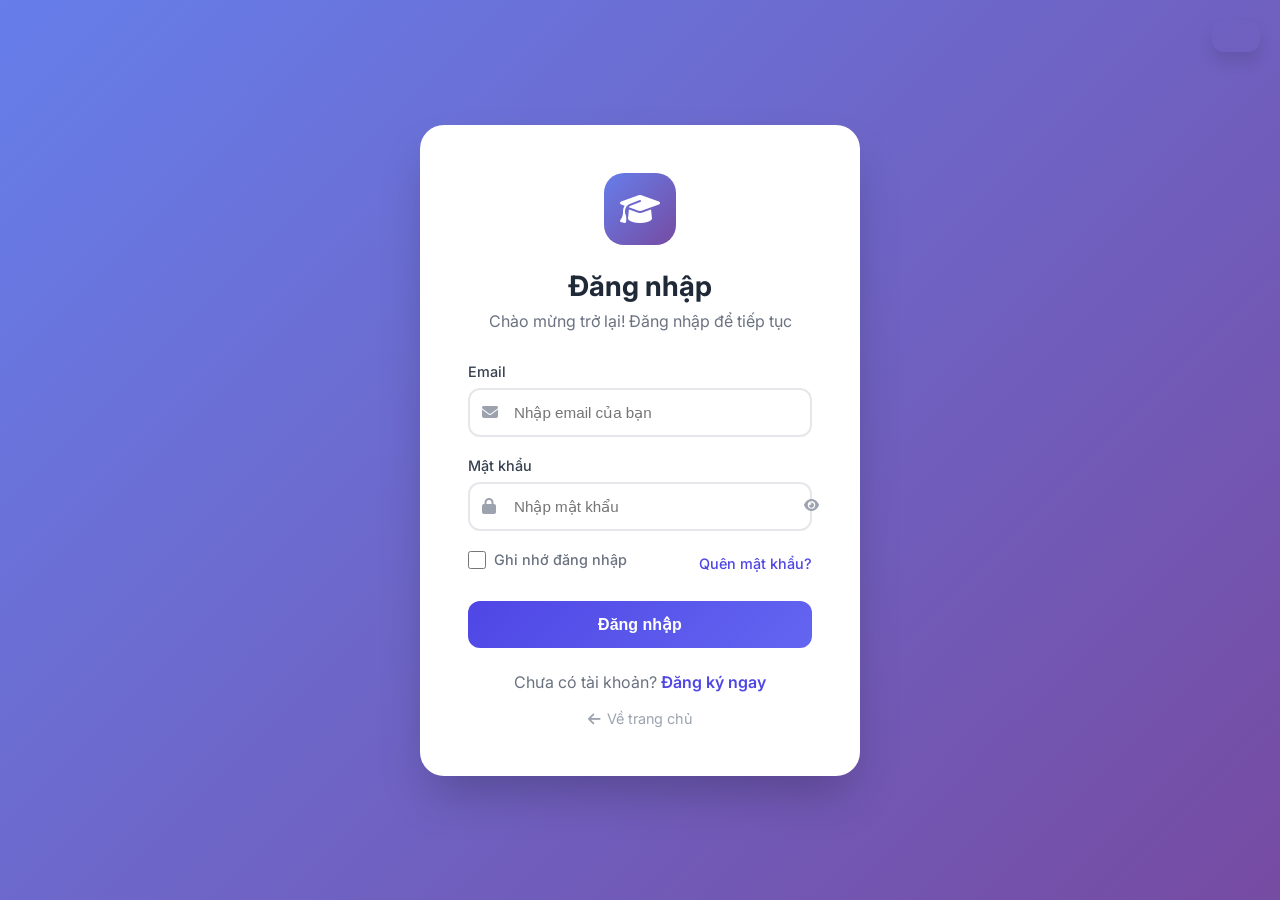
<file: src/frontend/admin/dashboard.html>
<!DOCTYPE html>
<html lang="vi">
<head>
    <meta charset="UTF-8">
    <meta name="viewport" content="width=device-width, initial-scale=1.0">
    <title>Admin Dashboard</title>
    <link rel="stylesheet" href="../css/style.css">
    <link href="https://fonts.googleapis.com/css2?family=Inter:wght@300;400;500;600;700&display=swap" rel="stylesheet">
    <link rel="stylesheet" href="https://cdnjs.cloudflare.com/ajax/libs/font-awesome/6.4.0/css/all.min.css">
    <style>
        .dashboard {
            min-height: 100vh;
            background: #f3f4f6;
        }
        .sidebar {
            position: fixed;
            left: 0;
            top: 0;
            width: 260px;
            height: 100vh;
            background: linear-gradient(180deg, #4f46e5 0%, #4338ca 100%);
            padding: 24px;
            color: white;
        }
        .sidebar h2 {
            font-size: 1.5rem;
            margin-bottom: 40px;
            display: flex;
            align-items: center;
            gap: 12px;
        }
        .sidebar nav a {
            display: flex;
            align-items: center;
            gap: 12px;
            padding: 14px 16px;
            color: rgba(255,255,255,0.8);
            text-decoration: none;
            border-radius: 10px;
            margin-bottom: 8px;
            transition: all 0.3s;
        }
        .sidebar nav a:hover, .sidebar nav a.active {
            background: rgba(255,255,255,0.15);
            color: white;
        }
        .sidebar .logout {
            position: absolute;
            bottom: 24px;
            left: 24px;
            right: 24px;
        }
        .sidebar .logout a {
            display: flex;
            align-items: center;
            gap: 12px;
            padding: 14px 16px;
            color: rgba(255,255,255,0.8);
            text-decoration: none;
            border-radius: 10px;
            transition: all 0.3s;
            background: rgba(239,68,68,0.2);
        }
        .sidebar .logout a:hover {
            background: rgba(239,68,68,0.4);
            color: white;
        }
        .main {
            margin-left: 260px;
            padding: 32px;
        }
        .header {
            display: flex;
            justify-content: space-between;
            align-items: center;
            margin-bottom: 32px;
        }
        .header h1 {
            font-size: 1.75rem;
            color: #1f2937;
        }
        .user-info {
            display: flex;
            align-items: center;
            gap: 12px;
            padding: 8px 16px;
            background: white;
            border-radius: 10px;
            box-shadow: 0 1px 3px rgba(0,0,0,0.1);
        }
        .user-info .avatar {
            width: 40px;
            height: 40px;
            background: #4f46e5;
            border-radius: 50%;
            display: flex;
            align-items: center;
            justify-content: center;
            color: white;
            font-weight: 600;
        }
        .stats {
            display: grid;
            grid-template-columns: repeat(3, 1fr);
            gap: 24px;
            margin-bottom: 32px;
        }
        .stat-card {
            background: white;
            padding: 24px;
            border-radius: 16px;
            box-shadow: 0 1px 3px rgba(0,0,0,0.1);
        }
        .stat-card .icon {
            width: 48px;
            height: 48px;
            border-radius: 12px;
            display: flex;
            align-items: center;
            justify-content: center;
            font-size: 1.25rem;
            margin-bottom: 16px;
        }
        .stat-card .icon.blue { background: #dbeafe; color: #2563eb; }
        .stat-card .icon.green { background: #d1fae5; color: #059669; }
        .stat-card .icon.purple { background: #ede9fe; color: #7c3aed; }
        .stat-card h3 { font-size: 2rem; color: #1f2937; margin-bottom: 4px; }
        .stat-card p { color: #6b7280; font-size: 0.9rem; }
        .table-card {
            background: white;
            border-radius: 16px;
            box-shadow: 0 1px 3px rgba(0,0,0,0.1);
            overflow: hidden;
        }
        .table-card h3 {
            padding: 20px 24px;
            font-size: 1.1rem;
            color: #1f2937;
            border-bottom: 1px solid #e5e7eb;
        }
        table { width: 100%; border-collapse: collapse; }
        th, td { padding: 16px 24px; text-align: left; }
        th { background: #f9fafb; font-weight: 600; color: #6b7280; font-size: 0.85rem; text-transform: uppercase; }
        td { color: #1f2937; border-bottom: 1px solid #e5e7eb; }
        tr:last-child td { border-bottom: none; }
        .role-badge {
            padding: 4px 12px;
            border-radius: 20px;
            font-size: 0.8rem;
            font-weight: 500;
        }
        .role-badge.admin { background: #ede9fe; color: #7c3aed; }
        .role-badge.user { background: #d1fae5; color: #059669; }
        .action-btn {
            padding: 6px 12px;
            border: none;
            border-radius: 6px;
            cursor: pointer;
            font-size: 0.85rem;
            margin-right: 8px;
            transition: all 0.2s;
        }
        .action-btn.reset {
            background: #fef3c7;
            color: #92400e;
        }
        .action-btn.reset:hover { background: #fde68a; }
        .action-btn.delete {
            background: #fee2e2;
            color: #991b1b;
        }
        .action-btn.delete:hover { background: #fecaca; }
        .message {
            position: fixed;
            top: 20px;
            right: 20px;
            padding: 16px 24px;
            border-radius: 12px;
            font-weight: 500;
            z-index: 1000;
            box-shadow: 0 10px 15px rgba(0, 0, 0, 0.1);
            animation: slideIn 0.3s ease;
        }
        @keyframes slideIn {
            from { opacity: 0; transform: translateX(100px); }
            to { opacity: 1; transform: translateX(0); }
        }
        .message.success { background: #d1fae5; color: #065f46; border-left: 4px solid #059669; }
        .message.error { background: #fee2e2; color: #991b1b; border-left: 4px solid #dc2626; }
        .modal-overlay {
            position: fixed;
            top: 0; left: 0; right: 0; bottom: 0;
            background: rgba(0,0,0,0.5);
            display: none;
            align-items: center;
            justify-content: center;
            z-index: 1000;
        }
        .modal-overlay.show { display: flex; }
        .modal {
            background: white;
            border-radius: 16px;
            padding: 24px;
            width: 400px;
            max-width: 90%;
        }
        .modal h3 { margin-bottom: 16px; }
        .modal input {
            width: 100%;
            padding: 12px;
            border: 2px solid #e5e7eb;
            border-radius: 8px;
            margin-bottom: 16px;
            box-sizing: border-box;
        }
        .modal input:focus {
            outline: none;
            border-color: #4f46e5;
        }
        .modal-buttons {
            display: flex;
            gap: 12px;
            justify-content: flex-end;
        }
        .modal-buttons button {
            padding: 10px 20px;
            border-radius: 8px;
            cursor: pointer;
            font-weight: 500;
            border: none;
        }
        .modal-buttons .cancel {
            background: #f3f4f6;
            color: #6b7280;
        }
        .modal-buttons .confirm {
            background: #4f46e5;
            color: white;
        }
        .modal-buttons .confirm:hover { background: #4338ca; }
    </style>
</head>
<body>
    <div class="dashboard">
        <aside class="sidebar">
            <h2><i class="fas fa-shield-alt"></i> Admin Panel</h2>
            <nav>
                <a href="dashboard.html" class="active"><i class="fas fa-home"></i> Dashboard</a>
                <a href="questions.html"><i class="fas fa-question-circle"></i> Quản lý câu hỏi</a>
                <a href="notebook.html"><i class="fas fa-chart-bar"></i> Phân tích dữ liệu</a>
            </nav>
            <div class="logout">
                <a href="../login.html" onclick="logout()"><i class="fas fa-sign-out-alt"></i> Đăng xuất</a>
            </div>
        </aside>
        
        <main class="main">
            <div class="header">
                <h1>Tổng quan</h1>
                <div class="user-info">
                    <div class="avatar" id="adminAvatar">A</div>
                    <div>
                        <strong id="adminName">Admin</strong>
                        <div style="font-size: 0.8rem; color: #6b7280;">Quản trị viên</div>
                    </div>
                </div>
            </div>
            
            <div class="stats">
                <div class="stat-card">
                    <div class="icon blue"><i class="fas fa-users"></i></div>
                    <h3 id="totalUsers">0</h3>
                    <p>Tổng người dùng</p>
                </div>
                <div class="stat-card">
                    <div class="icon green"><i class="fas fa-user-check"></i></div>
                    <h3 id="totalAdmins">0</h3>
                    <p>Tổng admin</p>
                </div>
                <div class="stat-card">
                    <div class="icon purple"><i class="fas fa-chart-line"></i></div>
                    <h3 id="totalAccounts">0</h3>
                    <p>Tổng tài khoản</p>
                </div>
            </div>
            
            <div class="table-card">
                <h3>Danh sách tài khoản</h3>
                <table>
                    <thead>
                        <tr>
                            <th>ID</th>
                            <th>Họ tên</th>
                            <th>Email</th>
                            <th>Vai trò</th>
                            <th>Ngày tạo</th>
                            <th>Thao tác</th>
                        </tr>
                    </thead>
                    <tbody id="accountList"></tbody>
                </table>
            </div>
        </main>
    </div>
    
    <div class="modal-overlay" id="resetModal">
        <div class="modal">
            <h3>Đổi mật khẩu</h3>
            <p id="resetUserName" style="color: #6b7280; margin-bottom: 16px;"></p>
            <input type="password" id="newPassword" placeholder="Nhập mật khẩu mới (tối thiểu 6 ký tự)">
            <div class="modal-buttons">
                <button class="cancel" onclick="closeResetModal()">Hủy</button>
                <button class="confirm" onclick="confirmReset()">Đổi mật khẩu</button>
            </div>
        </div>
    </div>
    
    <div class="modal-overlay" id="deleteModal">
        <div class="modal">
            <h3>Xác nhận xóa</h3>
            <p id="deleteUserName" style="color: #6b7280; margin-bottom: 16px;"></p>
            <p style="color: #dc2626; font-size: 0.9rem;">Cảnh báo: Hành động này sẽ xóa vĩnh viễn tài khoản và lịch sử học tập!</p>
            <div class="modal-buttons">
                <button class="cancel" onclick="closeDeleteModal()">Hủy</button>
                <button class="confirm" style="background: #dc2626;" onclick="confirmDelete()">Xóa</button>
            </div>
        </div>
    </div>
    
    <div id="message"></div>
    
    <script>
        const API_URL = 'http://localhost:3000/api';
        let currentUser = null;
        let currentAdminId = null;
        let pendingUserId = null;
        
        function checkAuth() {
            const user = JSON.parse(sessionStorage.getItem('user') || '{}');
            if (!user.role || user.role !== 'admin') {
                window.location.href = '../login.html';
            }
            currentAdminId = user.id;
            return user;
        }

        function logout() {
            sessionStorage.removeItem('user');
            window.location.href = '../login.html';
        }

        function showMessage(text, type) {
            const msg = document.getElementById('message');
            msg.textContent = text;
            msg.className = `message ${type} show`;
            setTimeout(() => msg.classList.remove('show'), 3000);
        }

        function openResetModal(user) {
            currentUser = user;
            document.getElementById('resetUserName').textContent = `Đổi mật khẩu cho: ${user.fullname}`;
            document.getElementById('newPassword').value = '';
            document.getElementById('resetModal').classList.add('show');
        }

        function closeResetModal() {
            document.getElementById('resetModal').classList.remove('show');
            currentUser = null;
        }

        async function confirmReset() {
            const newPassword = document.getElementById('newPassword').value;
            if (!newPassword || newPassword.length < 6) {
                showMessage('Mật khẩu phải có ít nhất 6 ký tự', 'error');
                return;
            }

            try {
                const response = await fetch(`${API_URL}/change-password`, {
                    method: 'POST',
                    headers: { 'Content-Type': 'application/json' },
                    body: JSON.stringify({
                        userId: currentUser.id,
                        newPassword: newPassword,
                        adminId: currentAdminId
                    })
                });
                const result = await response.json();
                if (result.success) {
                    showMessage(result.message, 'success');
                    closeResetModal();
                } else {
                    showMessage(result.message, 'error');
                }
            } catch (e) {
                showMessage('Lỗi kết nối server', 'error');
            }
        }

        function openDeleteModal(user) {
            pendingUserId = user.id;
            document.getElementById('deleteUserName').textContent = `Xóa tài khoản: ${user.fullname}`;
            document.getElementById('deleteModal').classList.add('show');
        }

        function closeDeleteModal() {
            document.getElementById('deleteModal').classList.remove('show');
            pendingUserId = null;
        }

        async function confirmDelete() {
            if (!pendingUserId) return;

            try {
                const response = await fetch(`${API_URL}/delete-user`, {
                    method: 'POST',
                    headers: { 'Content-Type': 'application/json' },
                    body: JSON.stringify({
                        userId: pendingUserId,
                        adminId: currentAdminId
                    })
                });
                const result = await response.json();
                if (result.success) {
                    showMessage(result.message, 'success');
                    closeDeleteModal();
                    loadDashboard();
                } else {
                    showMessage(result.message, 'error');
                }
            } catch (e) {
                showMessage('Lỗi kết nối server', 'error');
            }
        }

        async function loadDashboard() {
            const user = checkAuth();
            document.getElementById('adminName').textContent = user.fullname || 'Admin';
            document.getElementById('adminAvatar').textContent = (user.fullname || 'A')[0].toUpperCase();

            try {
                const response = await fetch(API_URL + '/all-users');
                const users = await response.json();

                const admins = users.filter(u => u.role === 'admin');
                const regularUsers = users.filter(u => u.role === 'user');

                document.getElementById('totalUsers').textContent = regularUsers.length;
                document.getElementById('totalAdmins').textContent = admins.length;
                document.getElementById('totalAccounts').textContent = users.length;

                const tbody = document.getElementById('accountList');
                let html = '';

                admins.forEach(a => {
                    const isSelf = a.id === currentAdminId;
                    html += `<tr>
                        <td>${a.id}</td>
                        <td>${a.fullname}</td>
                        <td>${a.email}</td>
                        <td><span class="role-badge admin">Admin</span></td>
                        <td>${new Date(a.createdAt).toLocaleDateString('vi-VN')}</td>
                        <td>${isSelf ? '<span style="color: #6b7280; font-size: 0.85rem;">(đang đăng nhập)</span>' : '-'}</td>
                    </tr>`;
                });

                regularUsers.forEach(u => {
                    html += `<tr>
                        <td>${u.id}</td>
                        <td>${u.fullname}</td>
                        <td>${u.email}</td>
                        <td><span class="role-badge user">User</span></td>
                        <td>${new Date(u.createdAt).toLocaleDateString('vi-VN')}</td>
                        <td>
                            <button class="action-btn reset" onclick='openResetModal(${JSON.stringify(u)})'>
                                <i class="fas fa-key"></i> Đổi mật khẩu
                            </button>
                            <button class="action-btn delete" onclick='openDeleteModal(${JSON.stringify(u)})'>
                                <i class="fas fa-trash"></i> Xóa
                            </button>
                        </td>
                    </tr>`;
                });

                tbody.innerHTML = html || '<tr><td colspan="6" style="text-align: center; color: #6b7280;">Chưa có tài khoản nào</td></tr>';
            } catch (error) {
                console.error('Error loading dashboard:', error);
                showMessage('Lỗi tải dữ liệu', 'error');
            }
        }

        loadDashboard();
    </script>
</body>
</html>
</file>
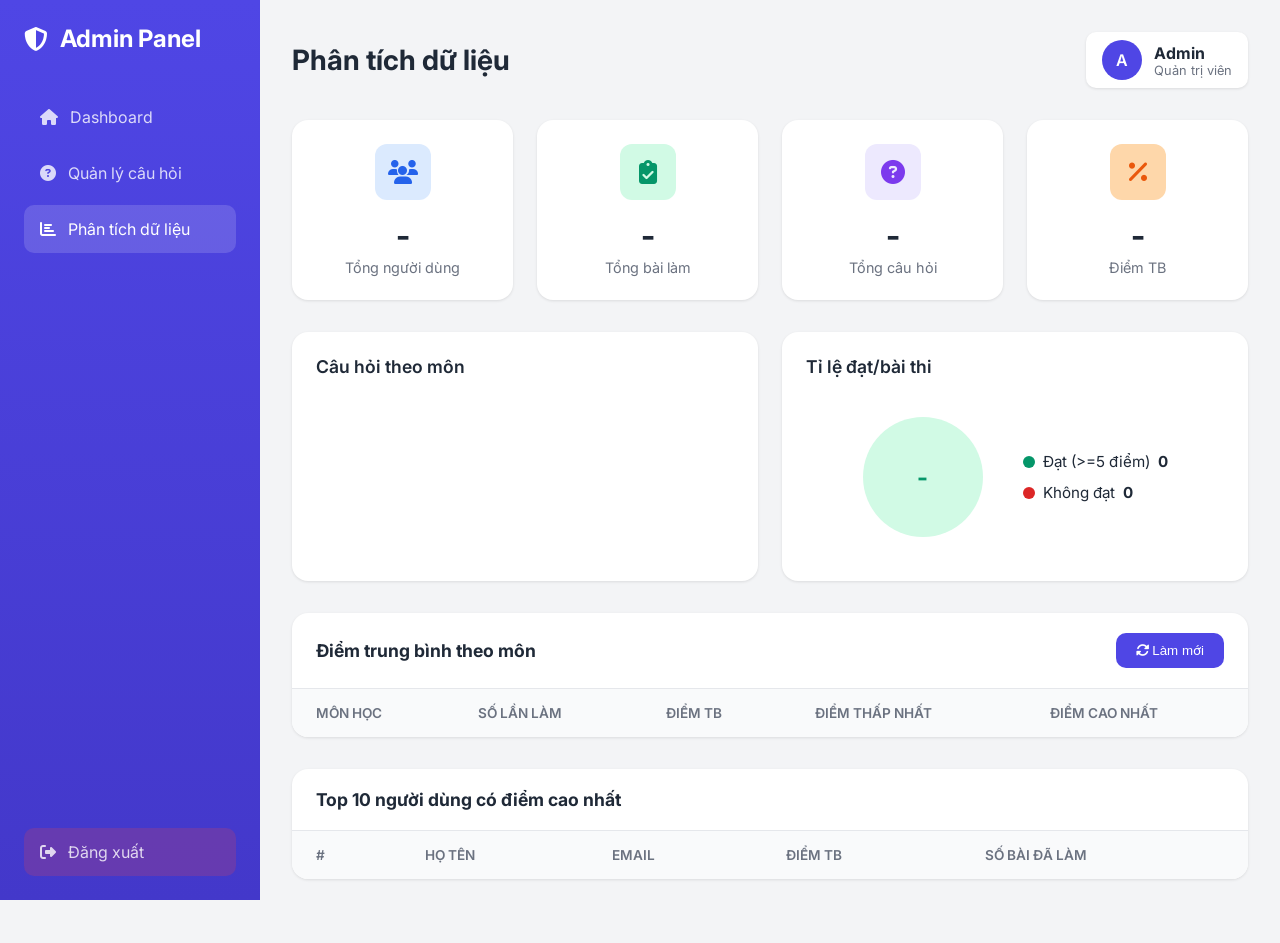
<file: src/frontend/admin/notebook.html>
<!DOCTYPE html>
<html lang="vi">
<head>
    <meta charset="UTF-8">
    <meta name="viewport" content="width=device-width, initial-scale=1.0">
    <title>Phân tích dữ liệu - Admin</title>
    <link rel="stylesheet" href="../css/style.css">
    <link href="https://fonts.googleapis.com/css2?family=Inter:wght@300;400;500;600;700&display=swap" rel="stylesheet">
    <link rel="stylesheet" href="https://cdnjs.cloudflare.com/ajax/libs/font-awesome/6.4.0/css/all.min.css">
    <style>
        .dashboard {
            min-height: 100vh;
            background: #f3f4f6;
        }
        .sidebar {
            position: fixed;
            left: 0;
            top: 0;
            width: 260px;
            height: 100vh;
            background: linear-gradient(180deg, #4f46e5 0%, #4338ca 100%);
            padding: 24px;
            color: white;
        }
        .sidebar h2 {
            font-size: 1.5rem;
            margin-bottom: 40px;
            display: flex;
            align-items: center;
            gap: 12px;
        }
        .sidebar nav a {
            display: flex;
            align-items: center;
            gap: 12px;
            padding: 14px 16px;
            color: rgba(255,255,255,0.8);
            text-decoration: none;
            border-radius: 10px;
            margin-bottom: 8px;
            transition: all 0.3s;
        }
        .sidebar nav a:hover, .sidebar nav a.active {
            background: rgba(255,255,255,0.15);
            color: white;
        }
        .sidebar .logout {
            position: absolute;
            bottom: 24px;
            left: 24px;
            right: 24px;
        }
        .sidebar .logout a {
            display: flex;
            align-items: center;
            gap: 12px;
            padding: 14px 16px;
            color: rgba(255,255,255,0.8);
            text-decoration: none;
            border-radius: 10px;
            transition: all 0.3s;
            background: rgba(239,68,68,0.2);
        }
        .sidebar .logout a:hover {
            background: rgba(239,68,68,0.4);
            color: white;
        }
        .main {
            margin-left: 260px;
            padding: 32px;
        }
        .header {
            display: flex;
            justify-content: space-between;
            align-items: center;
            margin-bottom: 32px;
        }
        .header h1 {
            font-size: 1.75rem;
            color: #1f2937;
        }
        .user-info {
            display: flex;
            align-items: center;
            gap: 12px;
            padding: 8px 16px;
            background: white;
            border-radius: 10px;
            box-shadow: 0 1px 3px rgba(0,0,0,0.1);
        }
        .user-info .avatar {
            width: 40px;
            height: 40px;
            background: #4f46e5;
            border-radius: 50%;
            display: flex;
            align-items: center;
            justify-content: center;
            color: white;
            font-weight: 600;
        }
        .stats {
            display: grid;
            grid-template-columns: repeat(4, 1fr);
            gap: 24px;
            margin-bottom: 32px;
        }
        .stat-card {
            background: white;
            padding: 24px;
            border-radius: 16px;
            box-shadow: 0 1px 3px rgba(0,0,0,0.1);
            text-align: center;
        }
        .stat-card .icon {
            width: 56px;
            height: 56px;
            border-radius: 12px;
            display: flex;
            align-items: center;
            justify-content: center;
            font-size: 1.5rem;
            margin: 0 auto 16px;
        }
        .stat-card .icon.blue { background: #dbeafe; color: #2563eb; }
        .stat-card .icon.green { background: #d1fae5; color: #059669; }
        .stat-card .icon.purple { background: #ede9fe; color: #7c3aed; }
        .stat-card .icon.orange { background: #fed7aa; color: #ea580c; }
        .stat-card h3 { font-size: 2rem; color: #1f2937; margin-bottom: 4px; }
        .stat-card p { color: #6b7280; font-size: 0.9rem; }
        .charts-row {
            display: grid;
            grid-template-columns: repeat(2, 1fr);
            gap: 24px;
            margin-bottom: 32px;
        }
        .chart-card {
            background: white;
            padding: 24px;
            border-radius: 16px;
            box-shadow: 0 1px 3px rgba(0,0,0,0.1);
        }
        .chart-card h3 {
            font-size: 1.1rem;
            font-weight: 600;
            margin-bottom: 20px;
            color: #1f2937;
        }
        .subject-bar {
            display: flex;
            align-items: center;
            gap: 12px;
            margin-bottom: 16px;
        }
        .subject-bar .name {
            width: 100px;
            font-weight: 500;
            font-size: 0.9rem;
        }
        .subject-bar .bar {
            flex: 1;
            height: 24px;
            background: #f3f4f6;
            border-radius: 6px;
            overflow: hidden;
        }
        .subject-bar .bar-fill {
            height: 100%;
            background: #4f46e5;
            border-radius: 6px;
            transition: width 0.5s ease;
        }
        .subject-bar .count {
            width: 40px;
            text-align: right;
            color: #6b7280;
            font-size: 0.9rem;
        }
        .pass-rate-chart {
            display: flex;
            align-items: center;
            justify-content: center;
            gap: 40px;
            padding: 20px 0;
        }
        .pass-ring {
            width: 120px;
            height: 120px;
            border-radius: 50%;
            display: flex;
            align-items: center;
            justify-content: center;
            font-size: 1.5rem;
            font-weight: 700;
        }
        .pass-ring.success { background: #d1fae5; color: #059669; }
        .pass-ring.fail { background: #fee2e2; color: #dc2626; }
        .pass-legend {
            display: flex;
            flex-direction: column;
            gap: 12px;
        }
        .pass-legend-item {
            display: flex;
            align-items: center;
            gap: 8px;
            font-size: 0.95rem;
        }
        .pass-legend-item .dot {
            width: 12px;
            height: 12px;
            border-radius: 50%;
        }
        .pass-legend-item .dot.green { background: #059669; }
        .pass-legend-item .dot.red { background: #dc2626; }
        .table-card {
            background: white;
            border-radius: 16px;
            box-shadow: 0 1px 3px rgba(0,0,0,0.1);
            overflow: hidden;
            margin-bottom: 32px;
        }
        .table-card h3 {
            padding: 20px 24px;
            font-size: 1.1rem;
            color: #1f2937;
            border-bottom: 1px solid #e5e7eb;
        }
        table { width: 100%; border-collapse: collapse; }
        th, td { padding: 16px 24px; text-align: left; }
        th { background: #f9fafb; font-weight: 600; color: #6b7280; font-size: 0.85rem; text-transform: uppercase; }
        td { color: #1f2937; border-bottom: 1px solid #e5e7eb; }
        tr:last-child td { border-bottom: none; }
        .badge {
            display: inline-block;
            padding: 4px 12px;
            border-radius: 20px;
            font-size: 0.8rem;
            font-weight: 500;
        }
        .badge.python { background: #dbeafe; color: #2563eb; }
        .badge.js { background: #fef3c7; color: #d97706; }
        .badge.math { background: #d1fae5; color: #059669; }
        .badge.english { background: #ede9fe; color: #7c3aed; }
        .btn-refresh {
            padding: 10px 20px;
            background: #4f46e5;
            color: white;
            border: none;
            border-radius: 10px;
            font-weight: 500;
            cursor: pointer;
            transition: all 0.3s;
        }
        .btn-refresh:hover { background: #4338ca; }
    </style>
</head>
<body>
    <div class="dashboard">
        <aside class="sidebar">
            <h2><i class="fas fa-shield-alt"></i> Admin Panel</h2>
            <nav>
                <a href="dashboard.html"><i class="fas fa-home"></i> Dashboard</a>
                <a href="questions.html"><i class="fas fa-question-circle"></i> Quản lý câu hỏi</a>
                <a href="notebook.html" class="active"><i class="fas fa-chart-bar"></i> Phân tích dữ liệu</a>
            </nav>
            <div class="logout">
                <a href="../login.html" onclick="logout()"><i class="fas fa-sign-out-alt"></i> Đăng xuất</a>
            </div>
        </aside>
        
        <main class="main">
            <div class="header">
                <h1>Phân tích dữ liệu</h1>
                <div class="user-info">
                    <div class="avatar" id="adminAvatar">A</div>
                    <div>
                        <strong id="adminName">Admin</strong>
                        <div style="font-size: 0.8rem; color: #6b7280;">Quản trị viên</div>
                    </div>
                </div>
            </div>
            
            <div class="stats">
                <div class="stat-card">
                    <div class="icon blue"><i class="fas fa-users"></i></div>
                    <h3 id="totalUsers">-</h3>
                    <p>Tổng người dùng</p>
                </div>
                <div class="stat-card">
                    <div class="icon green"><i class="fas fa-clipboard-check"></i></div>
                    <h3 id="totalExams">-</h3>
                    <p>Tổng bài làm</p>
                </div>
                <div class="stat-card">
                    <div class="icon purple"><i class="fas fa-question-circle"></i></div>
                    <h3 id="totalQuestions">-</h3>
                    <p>Tổng câu hỏi</p>
                </div>
                <div class="stat-card">
                    <div class="icon orange"><i class="fas fa-percentage"></i></div>
                    <h3 id="avgScore">-</h3>
                    <p>Điểm TB</p>
                </div>
            </div>

            <div class="charts-row">
                <div class="chart-card">
                    <h3>Câu hỏi theo môn</h3>
                    <div id="subjectChart"></div>
                </div>
                <div class="chart-card">
                    <h3>Tỉ lệ đạt/bài thi</h3>
                    <div class="pass-rate-chart">
                        <div class="pass-ring success" id="passRing">-</div>
                        <div class="pass-legend">
                            <div class="pass-legend-item">
                                <span class="dot green"></span>
                                <span>Đạt (>=5 điểm)</span>
                                <strong id="passCount">0</strong>
                            </div>
                            <div class="pass-legend-item">
                                <span class="dot red"></span>
                                <span>Không đạt</span>
                                <strong id="failCount">0</strong>
                            </div>
                        </div>
                    </div>
                </div>
            </div>

            <div class="table-card">
                <div style="display: flex; justify-content: space-between; align-items: center; padding: 20px 24px; border-bottom: 1px solid #e5e7eb;">
                    <h3 style="margin: 0; padding: 0; border: none;">Điểm trung bình theo môn</h3>
                    <button class="btn-refresh" onclick="loadData()">
                        <i class="fas fa-sync-alt"></i> Làm mới
                    </button>
                </div>
                <table>
                    <thead>
                        <tr>
                            <th>Môn học</th>
                            <th>Số lần làm</th>
                            <th>Điểm TB</th>
                            <th>Điểm thấp nhất</th>
                            <th>Điểm cao nhất</th>
                        </tr>
                    </thead>
                    <tbody id="subjectTable"></tbody>
                </table>
            </div>

            <div class="table-card">
                <h3>Top 10 người dùng có điểm cao nhất</h3>
                <table>
                    <thead>
                        <tr>
                            <th>#</th>
                            <th>Họ tên</th>
                            <th>Email</th>
                            <th>Điểm TB</th>
                            <th>Số bài đã làm</th>
                        </tr>
                    </thead>
                    <tbody id="topUsersTable"></tbody>
                </table>
            </div>
        </main>
    </div>

    <script>
        const API_URL = 'http://localhost:3000/api';
        
        function logout() {
            if (confirm('Bạn có muốn đăng xuất?')) {
                sessionStorage.removeItem('user');
            }
        }

        async function loadData() {
            try {
                const [usersRes, historyRes, questionsRes] = await Promise.all([
                    fetch(`${API_URL}/all-users`),
                    fetch(`${API_URL}/all-history`),
                    fetch(`${API_URL}/all-questions`)
                ]);

                const users = await usersRes.json();
                const history = await historyRes.json();
                const questions = await questionsRes.json();

                document.getElementById('totalUsers').textContent = users.length;
                document.getElementById('totalExams').textContent = history.length;
                document.getElementById('totalQuestions').textContent = questions.length;

                const avgScore = history.length > 0 
                    ? (history.reduce((sum, h) => sum + h.score, 0) / history.length).toFixed(1)
                    : 0;
                document.getElementById('avgScore').textContent = avgScore;

                const subjectCounts = {};
                questions.forEach(q => {
                    subjectCounts[q.subject] = (subjectCounts[q.subject] || 0) + 1;
                });

                const subjectChart = document.getElementById('subjectChart');
                const subjectOrder = ['python', 'javascript', 'math', 'english'];
                const subjectNames = { python: 'Python', javascript: 'JS', math: 'Toán', english: 'Tiếng Anh' };
                const maxCount = Math.max(...Object.values(subjectCounts), 1);

                subjectChart.innerHTML = subjectOrder.map(s => {
                    const count = subjectCounts[s] || 0;
                    const percent = (count / maxCount) * 100;
                    return `
                        <div class="subject-bar">
                            <div class="name">${subjectNames[s]}</div>
                            <div class="bar">
                                <div class="bar-fill" style="width: ${percent}%"></div>
                            </div>
                            <div class="count">${count}</div>
                        </div>
                    `;
                }).join('');

                const passed = history.filter(h => h.score >= 5).length;
                const failed = history.length - passed;
                const passPercent = history.length > 0 ? Math.round((passed / history.length) * 100) : 0;

                document.getElementById('passRing').textContent = passPercent + '%';
                document.getElementById('passCount').textContent = passed;
                document.getElementById('failCount').textContent = failed;

                const subjectStats = {};
                history.forEach(h => {
                    if (!subjectStats[h.subject]) {
                        subjectStats[h.subject] = { sum: 0, min: 11, max: 0, count: 0 };
                    }
                    subjectStats[h.subject].sum += h.score;
                    subjectStats[h.subject].min = Math.min(subjectStats[h.subject].min, h.score);
                    subjectStats[h.subject].max = Math.max(subjectStats[h.subject].max, h.score);
                    subjectStats[h.subject].count++;
                });

                const subjectTable = document.getElementById('subjectTable');
                subjectTable.innerHTML = Object.entries(subjectStats).map(([subject, stats]) => `
                    <tr>
                        <td><span class="badge ${subject}">${subjectNames[subject] || subject}</span></td>
                        <td>${stats.count}</td>
                        <td><strong>${(stats.sum / stats.count).toFixed(1)}</strong></td>
                        <td>${stats.min}</td>
                        <td>${stats.max}</td>
                    </tr>
                `).join('');

                const userScores = {};
                history.forEach(h => {
                    if (!userScores[h.userId]) {
                        userScores[h.userId] = { sum: 0, count: 0 };
                    }
                    userScores[h.userId].sum += h.score;
                    userScores[h.userId].count++;
                });

                const topUsers = Object.entries(userScores)
                    .map(([userId, stats]) => {
                        const user = users.find(u => u.id == userId);
                        return {
                            user,
                            avg: stats.sum / stats.count,
                            count: stats.count
                        };
                    })
                    .filter(u => u.user)
                    .sort((a, b) => b.avg - a.avg)
                    .slice(0, 10);

                const topUsersTable = document.getElementById('topUsersTable');
                topUsersTable.innerHTML = topUsers.map((u, i) => `
                    <tr>
                        <td>${i + 1}</td>
                        <td>${u.user.fullname}</td>
                        <td>${u.user.email}</td>
                        <td><strong>${u.avg.toFixed(1)}</strong></td>
                        <td>${u.count}</td>
                    </tr>
                `).join('');

            } catch (e) {
                console.error('Lỗi tải dữ liệu:', e);
                alert('Lỗi kết nối server. Hãy chắc chắn server đang chạy!');
            }
        }

        document.addEventListener('DOMContentLoaded', loadData);
    </script>
</body>
</html>
</file>
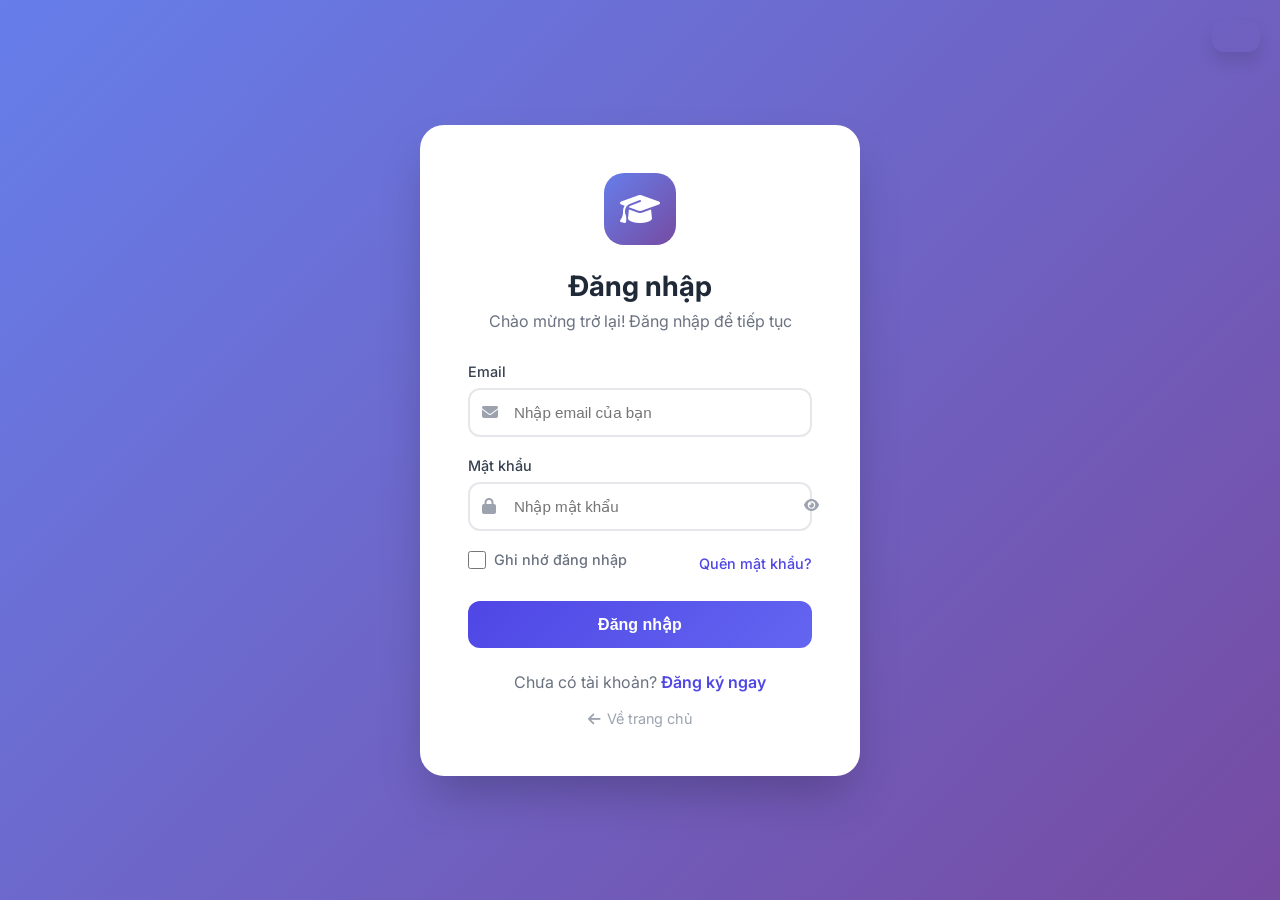
<file: src/frontend/admin/questions.html>
<!DOCTYPE html>
<html lang="vi">
<head>
    <meta charset="UTF-8">
    <meta name="viewport" content="width=device-width, initial-scale=1.0">
    <title>Quản lý câu hỏi - Admin</title>
    <link rel="stylesheet" href="../css/style.css">
    <link href="https://fonts.googleapis.com/css2?family=Inter:wght@300;400;500;600;700&display=swap" rel="stylesheet">
    <link rel="stylesheet" href="https://cdnjs.cloudflare.com/ajax/libs/font-awesome/6.4.0/css/all.min.css">
    <style>
        .dashboard {
            min-height: 100vh;
            background: #f3f4f6;
        }
        .sidebar {
            position: fixed;
            left: 0;
            top: 0;
            width: 260px;
            height: 100vh;
            background: linear-gradient(180deg, #4f46e5 0%, #4338ca 100%);
            padding: 24px;
            color: white;
        }
        .sidebar h2 {
            font-size: 1.5rem;
            margin-bottom: 40px;
            display: flex;
            align-items: center;
            gap: 12px;
        }
        .sidebar nav a {
            display: flex;
            align-items: center;
            gap: 12px;
            padding: 14px 16px;
            color: rgba(255,255,255,0.8);
            text-decoration: none;
            border-radius: 10px;
            margin-bottom: 8px;
            transition: all 0.3s;
        }
        .sidebar nav a:hover, .sidebar nav a.active {
            background: rgba(255,255,255,0.15);
            color: white;
        }
        .sidebar .logout {
            position: absolute;
            bottom: 24px;
            left: 24px;
            right: 24px;
        }
        .sidebar .logout a {
            display: flex;
            align-items: center;
            gap: 12px;
            padding: 14px 16px;
            color: rgba(255,255,255,0.8);
            text-decoration: none;
            border-radius: 10px;
            transition: all 0.3s;
            background: rgba(239,68,68,0.2);
        }
        .sidebar .logout a:hover {
            background: rgba(239,68,68,0.4);
            color: white;
        }
        .main {
            margin-left: 260px;
            padding: 32px;
        }
        .header {
            display: flex;
            justify-content: space-between;
            align-items: center;
            margin-bottom: 32px;
        }
        .header h1 {
            font-size: 1.75rem;
            color: #1f2937;
        }
        .btn {
            padding: 10px 20px;
            border-radius: 8px;
            font-weight: 500;
            cursor: pointer;
            border: none;
            transition: all 0.2s;
        }
        .btn-primary {
            background: #4f46e5;
            color: white;
        }
        .btn-primary:hover {
            background: #4338ca;
        }
        .subject-tabs {
            display: flex;
            gap: 12px;
            margin-bottom: 24px;
            flex-wrap: wrap;
        }
        .subject-tab {
            padding: 10px 20px;
            background: white;
            border: 2px solid #e5e7eb;
            border-radius: 10px;
            cursor: pointer;
            font-weight: 500;
            transition: all 0.2s;
        }
        .subject-tab:hover {
            border-color: #4f46e5;
        }
        .subject-tab.active {
            background: #4f46e5;
            color: white;
            border-color: #4f46e5;
        }
        .table-card {
            background: white;
            border-radius: 16px;
            box-shadow: 0 1px 3px rgba(0,0,0,0.1);
            overflow: hidden;
        }
        .table-card h3 {
            padding: 20px 24px;
            font-size: 1.1rem;
            color: #1f2937;
            border-bottom: 1px solid #e5e7eb;
            display: flex;
            justify-content: space-between;
            align-items: center;
        }
        table { width: 100%; border-collapse: collapse; }
        th, td { padding: 16px 24px; text-align: left; }
        th { background: #f9fafb; font-weight: 600; color: #6b7280; font-size: 0.85rem; text-transform: uppercase; }
        td { color: #1f2937; border-bottom: 1px solid #e5e7eb; }
        tr:last-child td { border-bottom: none; }
        .question-text {
            max-width: 300px;
            white-space: nowrap;
            overflow: hidden;
            text-overflow: ellipsis;
        }
        .answer-preview {
            font-size: 0.85rem;
            color: #6b7280;
        }
        .correct-badge {
            background: #d1fae5;
            color: #059669;
            padding: 4px 10px;
            border-radius: 6px;
            font-size: 0.8rem;
            font-weight: 500;
        }
        .action-btn {
            padding: 6px 12px;
            border: none;
            border-radius: 6px;
            cursor: pointer;
            font-size: 0.85rem;
            margin-right: 8px;
            transition: all 0.2s;
        }
        .action-btn.edit {
            background: #dbeafe;
            color: #2563eb;
        }
        .action-btn.edit:hover { background: #bfdbfe; }
        .action-btn.delete {
            background: #fee2e2;
            color: #991b1b;
        }
        .action-btn.delete:hover { background: #fecaca; }
        .message {
            position: fixed;
            top: 20px;
            right: 20px;
            padding: 16px 24px;
            border-radius: 12px;
            font-weight: 500;
            z-index: 1000;
            box-shadow: 0 10px 15px rgba(0, 0, 0, 0.1);
            animation: slideIn 0.3s ease;
        }
        @keyframes slideIn {
            from { opacity: 0; transform: translateX(100px); }
            to { opacity: 1; transform: translateX(0); }
        }
        .message.success { background: #d1fae5; color: #065f46; border-left: 4px solid #059669; }
        .message.error { background: #fee2e2; color: #991b1b; border-left: 4px solid #dc2626; }
        .modal-overlay {
            position: fixed;
            top: 0; left: 0; right: 0; bottom: 0;
            background: rgba(0,0,0,0.5);
            display: none;
            align-items: center;
            justify-content: center;
            z-index: 1000;
        }
        .modal-overlay.show { display: flex; }
        .modal {
            background: white;
            border-radius: 16px;
            padding: 24px;
            width: 500px;
            max-width: 90%;
            max-height: 90vh;
            overflow-y: auto;
        }
        .modal h3 { margin-bottom: 20px; }
        .form-group { margin-bottom: 16px; }
        .form-group label {
            display: block;
            font-weight: 500;
            margin-bottom: 8px;
            color: #374151;
        }
        .form-group input, .form-group select {
            width: 100%;
            padding: 12px;
            border: 2px solid #e5e7eb;
            border-radius: 8px;
            box-sizing: border-box;
        }
        .form-group input:focus, .form-group select:focus {
            outline: none;
            border-color: #4f46e5;
        }
        .answer-input {
            display: flex;
            align-items: center;
            gap: 10px;
            margin-bottom: 8px;
        }
        .answer-input input {
            flex: 1;
        }
        .answer-input input.correct {
            border-color: #059669;
            background: #d1fae5;
        }
        .answer-radio {
            width: 20px;
            height: 20px;
        }
        .modal-buttons {
            display: flex;
            gap: 12px;
            justify-content: flex-end;
            margin-top: 20px;
        }
        .modal-buttons button {
            padding: 10px 20px;
            border-radius: 8px;
            cursor: pointer;
            font-weight: 500;
            border: none;
        }
        .modal-buttons .cancel {
            background: #f3f4f6;
            color: #6b7280;
        }
        .modal-buttons .confirm {
            background: #4f46e5;
            color: white;
        }
        .modal-buttons .confirm:hover { background: #4338ca; }
    </style>
</head>
<body>
    <div class="dashboard">
        <aside class="sidebar">
            <h2><i class="fas fa-shield-alt"></i> Admin Panel</h2>
            <nav>
                <a href="dashboard.html"><i class="fas fa-home"></i> Dashboard</a>
                <a href="questions.html" class="active"><i class="fas fa-question-circle"></i> Quản lý câu hỏi</a>
                <a href="notebook.html"><i class="fas fa-chart-bar"></i> Phân tích dữ liệu</a>
            </nav>
            <div class="logout">
                <a href="../login.html" onclick="logout()"><i class="fas fa-sign-out-alt"></i> Đăng xuất</a>
            </div>
        </aside>
        
        <main class="main">
            <div class="header">
                <h1>Quản lý câu hỏi</h1>
                <button class="btn btn-primary" onclick="openAddModal()">
                    <i class="fas fa-plus"></i> Thêm câu hỏi
                </button>
            </div>
            
            <div class="subject-tabs" id="subjectTabs">
                <button class="subject-tab active" data-subject="python">
                    <i class="fab fa-python"></i> Python
                </button>
                <button class="subject-tab" data-subject="javascript">
                    <i class="fab fa-js"></i> JavaScript
                </button>
                <button class="subject-tab" data-subject="math">
                    <i class="fas fa-calculator"></i> Toán
                </button>
                <button class="subject-tab" data-subject="english">
                    <i class="fas fa-language"></i> Tiếng Anh
                </button>
            </div>
            
            <div class="table-card">
                <h3>Danh sách câu hỏi <span id="questionCount" style="font-weight: 400; font-size: 0.9rem; color: #6b7280;"></span></h3>
                <table>
                    <thead>
                        <tr>
                            <th>ID</th>
                            <th>Câu hỏi</th>
                            <th>Đáp án</th>
                            <th>Đúng</th>
                            <th>Thao tác</th>
                        </tr>
                    </thead>
                    <tbody id="questionList"></tbody>
                </table>
            </div>
        </main>
    </div>
    
    <div class="modal-overlay" id="questionModal">
        <div class="modal">
            <h3 id="modalTitle">Thêm câu hỏi</h3>
            <form id="questionForm">
                <input type="hidden" id="questionId">
                <div class="form-group">
                    <label>Môn học</label>
                    <select id="subject" required>
                        <option value="python">Python</option>
                        <option value="javascript">JavaScript</option>
                        <option value="math">Toán</option>
                        <option value="english">Tiếng Anh</option>
                    </select>
                </div>
                <div class="form-group">
                    <label>Độ khó</label>
                    <select id="difficulty" required>
                        <option value="easy">Dễ</option>
                        <option value="medium">Trung bình</option>
                        <option value="hard">Khó</option>
                    </select>
                </div>
                <div class="form-group">
                    <label>Câu hỏi</label>
                    <input type="text" id="question" required placeholder="Nhập câu hỏi">
                </div>
                <div class="form-group">
                    <label>Đáp án (click radio để chọn đáp án đúng)</label>
                    <div id="answersContainer">
                        <div class="answer-input">
                            <input type="radio" name="correct" value="0" class="answer-radio">
                            <input type="text" class="answer-field" placeholder="Đáp án A" data-index="0">
                        </div>
                        <div class="answer-input">
                            <input type="radio" name="correct" value="1" class="answer-radio">
                            <input type="text" class="answer-field" placeholder="Đáp án B" data-index="1">
                        </div>
                        <div class="answer-input">
                            <input type="radio" name="correct" value="2" class="answer-radio">
                            <input type="text" class="answer-field" placeholder="Đáp án C" data-index="2">
                        </div>
                        <div class="answer-input">
                            <input type="radio" name="correct" value="3" class="answer-radio">
                            <input type="text" class="answer-field" placeholder="Đáp án D" data-index="3">
                        </div>
                    </div>
                </div>
                <div class="modal-buttons">
                    <button type="button" class="cancel" onclick="closeModal()">Hủy</button>
                    <button type="submit" class="confirm">Lưu</button>
                </div>
            </form>
        </div>
    </div>
    
    <div class="modal-overlay" id="deleteModal">
        <div class="modal">
            <h3>Xác nhận xóa</h3>
            <p id="deleteQuestionText" style="color: #6b7280; margin-bottom: 16px;"></p>
            <p style="color: #dc2626; font-size: 0.9rem;">Cảnh báo: Hành động này sẽ xóa vĩnh viễn câu hỏi!</p>
            <div class="modal-buttons">
                <button class="cancel" onclick="closeDeleteModal()">Hủy</button>
                <button class="confirm" style="background: #dc2626;" onclick="confirmDelete()">Xóa</button>
            </div>
        </div>
    </div>
    
    <div id="message"></div>
    
    <script>
        const API_URL = 'http://localhost:3000/api';
        let currentSubject = 'python';
        let pendingDeleteId = null;
        
        function checkAuth() {
            const user = JSON.parse(sessionStorage.getItem('user') || '{}');
            if (!user.role || user.role !== 'admin') {
                window.location.href = '../login.html';
            }
        }

        function logout() {
            sessionStorage.removeItem('user');
            window.location.href = '../login.html';
        }

        function showMessage(text, type) {
            const msg = document.getElementById('message');
            msg.textContent = text;
            msg.className = `message ${type} show`;
            setTimeout(() => msg.classList.remove('show'), 3000);
        }

        document.querySelectorAll('.subject-tab').forEach(tab => {
            tab.addEventListener('click', function() {
                currentSubject = this.dataset.subject;
                document.querySelectorAll('.subject-tab').forEach(t => t.classList.remove('active'));
                this.classList.add('active');
                loadQuestions();
            });
        });

        async function loadQuestions() {
            try {
                const response = await fetch(`${API_URL}/questions/${currentSubject}`);
                const questions = await response.json();
                
                document.getElementById('questionCount').textContent = `(${questions.length} câu)`;
                
                const tbody = document.getElementById('questionList');
                if (questions.length === 0) {
                    tbody.innerHTML = '<tr><td colspan="5" style="text-align: center; color: #6b7280;">Chưa có câu hỏi nào</td></tr>';
                    return;
                }
                
                const answers = JSON.parse(questions[0].answers || '[]');
                const letters = ['A', 'B', 'C', 'D'];
                
                tbody.innerHTML = questions.map(q => {
                    const ans = JSON.parse(q.answers || '[]');
                    const ansHtml = ans.map((a, i) => `${letters[i]}. ${a}`).join('<br>');
                    return `<tr>
                        <td>${q.id}</td>
                        <td class="question-text" title="${q.question}">${q.question}</td>
                        <td class="answer-preview">${ansHtml}</td>
                        <td><span class="correct-badge">${letters[q.correct]}</span></td>
                        <td>
                            <button class="action-btn edit" onclick='openEditModal(${JSON.stringify(q).replace(/'/g, "&#39;")})'>
                                <i class="fas fa-edit"></i> Sửa
                            </button>
                            <button class="action-btn delete" onclick="openDeleteModal(${q.id}, '${q.question.replace(/'/g, "\\'")}')">
                                <i class="fas fa-trash"></i> Xóa
                            </button>
                        </td>
                    </tr>`;
                }).join('');
            } catch (e) {
                console.error(e);
                showMessage('Lỗi tải câu hỏi', 'error');
            }
        }

        function openAddModal() {
            document.getElementById('modalTitle').textContent = 'Thêm câu hỏi';
            document.getElementById('questionId').value = '';
            document.getElementById('subject').value = currentSubject;
            document.getElementById('difficulty').value = 'easy';
            document.getElementById('question').value = '';
            document.querySelectorAll('.answer-field').forEach(input => input.value = '');
            document.querySelectorAll('.answer-radio').forEach(r => r.checked = false);
            document.getElementById('questionModal').classList.add('show');
        }

        function openEditModal(q) {
            document.getElementById('modalTitle').textContent = 'Sửa câu hỏi';
            document.getElementById('questionId').value = q.id;
            document.getElementById('subject').value = q.subject;
            document.getElementById('difficulty').value = q.difficulty || 'easy';
            document.getElementById('question').value = q.question;
            
            const ans = JSON.parse(q.answers || '[]');
            document.querySelectorAll('.answer-field').forEach((input, i) => {
                input.value = ans[i] || '';
            });
            document.querySelectorAll('.answer-radio').forEach(r => {
                r.checked = parseInt(r.value) === q.correct;
            });
            
            document.getElementById('questionModal').classList.add('show');
        }

        function closeModal() {
            document.getElementById('questionModal').classList.remove('show');
        }

        function openDeleteModal(id, question) {
            pendingDeleteId = id;
            document.getElementById('deleteQuestionText').textContent = `Xóa câu hỏi: "${question}"`;
            document.getElementById('deleteModal').classList.add('show');
        }

        function closeDeleteModal() {
            document.getElementById('deleteModal').classList.remove('show');
            pendingDeleteId = null;
        }

        async function confirmDelete() {
            if (!pendingDeleteId) return;
            
            try {
                const response = await fetch(`${API_URL}/questions/${pendingDeleteId}`, { method: 'DELETE' });
                const result = await response.json();
                
                if (result.success) {
                    showMessage(result.message, 'success');
                    closeDeleteModal();
                    loadQuestions();
                } else {
                    showMessage(result.message, 'error');
                }
            } catch (e) {
                showMessage('Lỗi kết nối server', 'error');
            }
        }

        document.getElementById('questionForm').addEventListener('submit', async (e) => {
            e.preventDefault();
            
            const questionId = document.getElementById('questionId').value;
            const subject = document.getElementById('subject').value;
            const difficulty = document.getElementById('difficulty').value;
            const question = document.getElementById('question').value;
            
            const answers = [];
            document.querySelectorAll('.answer-field').forEach(input => {
                answers.push(input.value);
            });
            
            const correct = document.querySelector('input[name="correct"]:checked');
            if (!correct || answers.some(a => !a.trim())) {
                showMessage('Vui lòng nhập đầy đủ đáp án và chọn đáp án đúng', 'error');
                return;
            }
            
            const data = {
                subject,
                difficulty,
                question,
                answers: JSON.stringify(answers),
                correct: parseInt(correct.value)
            };
            
            try {
                let url = `${API_URL}/questions`;
                let method = 'POST';
                
                if (questionId) {
                    url = `${API_URL}/questions/${questionId}`;
                    method = 'PUT';
                }
                
                const response = await fetch(url, {
                    method,
                    headers: { 'Content-Type': 'application/json' },
                    body: JSON.stringify(data)
                });
                
                const result = await response.json();
                
                if (result.success) {
                    showMessage(result.message, 'success');
                    closeModal();
                    loadQuestions();
                } else {
                    showMessage(result.message, 'error');
                }
            } catch (e) {
                showMessage('Lỗi kết nối server', 'error');
            }
        });

        checkAuth();
        loadQuestions();
    </script>
</body>
</html>
</file>
<file: src/frontend/css/style.css>
@import url('https://fonts.googleapis.com/css2?family=Inter:wght@300;400;500;600;700;800&display=swap');

* {
    margin: 0;
    padding: 0;
    box-sizing: border-box;
}

:root {
    --primary: #4f46e5;
    --primary-hover: #4338ca;
    --primary-light: #eef2ff;
    --secondary: #6366f1;
    --success: #10b981;
    --warning: #f59e0b;
    --danger: #ef4444;
    --info: #3b82f6;
    --text-primary: #1f2937;
    --text-secondary: #6b7280;
    --text-muted: #9ca3af;
    --border: #e5e7eb;
    --bg-primary: #ffffff;
    --bg-secondary: #f8fafc;
    --bg-gradient: linear-gradient(135deg, #667eea 0%, #764ba2 100%);
    --shadow-sm: 0 1px 2px rgba(0, 0, 0, 0.05);
    --shadow: 0 1px 3px rgba(0, 0, 0, 0.1);
    --shadow-md: 0 4px 6px rgba(0, 0, 0, 0.1);
    --shadow-lg: 0 10px 15px rgba(0, 0, 0, 0.1);
    --radius-sm: 8px;
    --radius: 12px;
    --radius-lg: 16px;
    --radius-xl: 24px;
    --transition: all 0.3s ease;
}

body {
    font-family: 'Inter', -apple-system, BlinkMacSystemFont, sans-serif;
    background: var(--bg-secondary);
    color: var(--text-primary);
    min-height: 100vh;
}

/* Navbar */
.navbar {
    position: fixed;
    top: 0;
    left: 0;
    right: 0;
    height: 70px;
    background: var(--bg-primary);
    display: flex;
    align-items: center;
    justify-content: space-between;
    padding: 0 32px;
    box-shadow: var(--shadow-md);
    z-index: 1000;
}

.nav-brand {
    display: flex;
    align-items: center;
    gap: 12px;
    font-size: 1.4rem;
    font-weight: 700;
    color: var(--primary);
}

.nav-brand i {
    font-size: 1.6rem;
}

.nav-menu {
    display: flex;
    gap: 8px;
}

.nav-link {
    display: flex;
    align-items: center;
    gap: 8px;
    padding: 10px 16px;
    color: var(--text-secondary);
    text-decoration: none;
    border-radius: var(--radius);
    font-weight: 500;
    font-size: 0.9rem;
    transition: var(--transition);
}

.nav-link:hover {
    background: var(--primary-light);
    color: var(--primary);
}

.nav-link.active {
    background: var(--primary);
    color: white;
}

.nav-link.active:hover {
    background: var(--primary-hover);
}

.nav-user {
    display: flex;
    align-items: center;
    gap: 12px;
    padding: 8px 16px;
    background: var(--bg-secondary);
    border-radius: var(--radius-lg);
}

.user-avatar {
    width: 36px;
    height: 36px;
    background: var(--primary-light);
    border-radius: 50%;
    display: flex;
    align-items: center;
    justify-content: center;
    color: var(--primary);
    overflow: hidden;
}

.user-avatar img {
    width: 100%;
    height: 100%;
    object-fit: cover;
}

.user-name {
    font-weight: 500;
    color: var(--text-primary);
}

/* Main Content */
.main-content {
    margin-top: 70px;
    padding: 32px;
    max-width: 1400px;
    margin-left: auto;
    margin-right: auto;
}

/* Hero Section */
.hero {
    background: var(--bg-gradient);
    border-radius: var(--radius-xl);
    padding: 48px;
    display: flex;
    justify-content: space-between;
    align-items: center;
    margin-bottom: 48px;
    position: relative;
    overflow: hidden;
}

.hero::before {
    content: '';
    position: absolute;
    top: -50%;
    right: -20%;
    width: 60%;
    height: 200%;
    background: radial-gradient(circle, rgba(255,255,255,0.15) 0%, transparent 70%);
    animation: float 6s ease-in-out infinite;
}

@keyframes float {
    0%, 100% { transform: translateY(0) rotate(0deg); }
    50% { transform: translateY(-20px) rotate(5deg); }
}

.hero-content {
    position: relative;
    z-index: 1;
    color: white;
    max-width: 600px;
}

.hero-content h1 {
    font-size: 2.5rem;
    font-weight: 800;
    margin-bottom: 12px;
    line-height: 1.2;
}

.hero-content p {
    font-size: 1.1rem;
    opacity: 0.9;
    margin-bottom: 32px;
}

.hero-stats {
    display: flex;
    gap: 48px;
}

.stat {
    display: flex;
    flex-direction: column;
}

.stat-number {
    font-size: 2rem;
    font-weight: 700;
}

.stat-label {
    font-size: 0.85rem;
    opacity: 0.8;
}

.hero-illustration {
    position: relative;
    width: 400px;
    height: 300px;
}

.floating-card {
    position: absolute;
    background: white;
    padding: 16px 24px;
    border-radius: var(--radius-lg);
    box-shadow: var(--shadow-lg);
    display: flex;
    align-items: center;
    gap: 12px;
    font-weight: 600;
    color: var(--text-primary);
    animation: floatCard 4s ease-in-out infinite;
}

.floating-card i {
    font-size: 1.4rem;
    color: var(--primary);
}

.card-1 {
    top: 20px;
    right: 20px;
    animation-delay: 0s;
}

.card-2 {
    top: 120px;
    left: 0;
    animation-delay: 1s;
}

.card-3 {
    bottom: 20px;
    right: 60px;
    animation-delay: 2s;
}

@keyframes floatCard {
    0%, 100% { transform: translateY(0); }
    50% { transform: translateY(-10px); }
}

/* Features Section */
.features-section {
    margin-bottom: 48px;
}

.features-section h2 {
    font-size: 1.5rem;
    font-weight: 700;
    color: var(--text-primary);
    margin-bottom: 24px;
}

.features-grid {
    display: grid;
    grid-template-columns: repeat(3, 1fr);
    gap: 24px;
}

.feature-card {
    background: var(--bg-primary);
    border-radius: var(--radius-lg);
    padding: 28px;
    text-decoration: none;
    color: inherit;
    box-shadow: var(--shadow);
    transition: var(--transition);
    border: 2px solid transparent;
}

.feature-card:hover {
    transform: translateY(-4px);
    box-shadow: var(--shadow-lg);
    border-color: var(--primary);
}

.feature-icon {
    width: 56px;
    height: 56px;
    border-radius: var(--radius);
    display: flex;
    align-items: center;
    justify-content: center;
    font-size: 1.5rem;
    margin-bottom: 16px;
}

.feature-icon.blue { background: #dbeafe; color: #2563eb; }
.feature-icon.green { background: #d1fae5; color: #059669; }
.feature-icon.purple { background: #ede9fe; color: #7c3aed; }
.feature-icon.orange { background: #fed7aa; color: #ea580c; }
.feature-icon.yellow { background: #fef3c7; color: #d97706; }
.feature-icon.red { background: #fecaca; color: #dc2626; }

.feature-card h3 {
    font-size: 1.1rem;
    font-weight: 600;
    margin-bottom: 8px;
}

.feature-card p {
    color: var(--text-secondary);
    font-size: 0.9rem;
    line-height: 1.5;
}

/* Recent Activity */
.recent-section h2 {
    font-size: 1.5rem;
    font-weight: 700;
    color: var(--text-primary);
    margin-bottom: 24px;
}

.activity-list {
    background: var(--bg-primary);
    border-radius: var(--radius-lg);
    box-shadow: var(--shadow);
    overflow: hidden;
}

.activity-item {
    display: flex;
    align-items: center;
    gap: 16px;
    padding: 20px 24px;
    border-bottom: 1px solid var(--border);
    transition: var(--transition);
}

.activity-item:last-child {
    border-bottom: none;
}

.activity-item:hover {
    background: var(--bg-secondary);
}

.activity-icon {
    width: 44px;
    height: 44px;
    border-radius: var(--radius);
    display: flex;
    align-items: center;
    justify-content: center;
    font-size: 1.1rem;
}

.activity-icon.green { background: #d1fae5; color: #059669; }
.activity-icon.blue { background: #dbeafe; color: #2563eb; }
.activity-icon.orange { background: #fed7aa; color: #ea580c; }

.activity-info {
    flex: 1;
}

.activity-info h4 {
    font-size: 0.95rem;
    font-weight: 600;
    margin-bottom: 4px;
}

.activity-info p {
    color: var(--text-secondary);
    font-size: 0.85rem;
}

.activity-time {
    color: var(--text-muted);
    font-size: 0.8rem;
}

/* Responsive */
@media (max-width: 1024px) {
    .features-grid {
        grid-template-columns: repeat(2, 1fr);
    }
}

@media (max-width: 768px) {
    .navbar {
        padding: 0 16px;
    }
    
    .nav-menu {
        display: none;
    }
    
    .hero {
        flex-direction: column;
        text-align: center;
    }
    
    .hero-illustration {
        display: none;
    }
    
    .hero-stats {
        justify-content: center;
        gap: 32px;
    }
    
    .features-grid {
        grid-template-columns: 1fr;
    }
}

/* Login Page Styles */
.login-page {
    min-height: 100vh;
    background: linear-gradient(135deg, #667eea 0%, #764ba2 100%);
    display: flex;
    align-items: center;
    justify-content: center;
    padding: 20px;
}

.login-card {
    background: white;
    border-radius: 24px;
    padding: 48px;
    width: 100%;
    max-width: 440px;
    box-shadow: 0 25px 50px -12px rgba(0, 0, 0, 0.25);
    animation: slideUp 0.5s ease-out;
}

@keyframes slideUp {
    from {
        opacity: 0;
        transform: translateY(30px);
    }
    to {
        opacity: 1;
        transform: translateY(0);
    }
}

.login-logo {
    width: 72px;
    height: 72px;
    background: linear-gradient(135deg, #667eea 0%, #764ba2 100%);
    border-radius: 20px;
    display: flex;
    align-items: center;
    justify-content: center;
    margin: 0 auto 24px;
}

.login-logo i {
    font-size: 2rem;
    color: white;
}

.login-title {
    text-align: center;
    margin-bottom: 8px;
    font-size: 1.75rem;
    font-weight: 700;
    color: #1f2937;
}

.login-subtitle {
    text-align: center;
    color: #6b7280;
    margin-bottom: 32px;
}

.login-form .form-group {
    margin-bottom: 20px;
}

.login-form label {
    display: block;
    font-size: 0.9rem;
    font-weight: 500;
    color: #374151;
    margin-bottom: 8px;
}

.login-form .input-wrapper {
    position: relative;
}

.login-form .input-wrapper i {
    position: absolute;
    left: 14px;
    top: 50%;
    transform: translateY(-50%);
    color: #9ca3af;
}

.login-form input {
    width: 100%;
    padding: 14px 14px 14px 44px;
    border: 2px solid #e5e7eb;
    border-radius: 12px;
    font-size: 0.95rem;
    transition: all 0.3s;
    box-sizing: border-box;
}

.login-form input:focus {
    outline: none;
    border-color: #4f46e5;
    box-shadow: 0 0 0 4px rgba(79, 70, 229, 0.1);
}

.login-form .toggle-password {
    position: absolute;
    right: 14px;
    top: 50%;
    transform: translateY(-50%);
    background: none;
    border: none;
    cursor: pointer;
    color: #9ca3af;
    padding: 4px;
}

.login-form .toggle-password:hover {
    color: #4f46e5;
}

.login-options {
    display: flex;
    justify-content: space-between;
    align-items: center;
    margin-bottom: 24px;
    font-size: 0.9rem;
}

.login-options .remember-me {
    display: flex;
    align-items: center;
    gap: 8px;
    color: #6b7280;
    cursor: pointer;
}

.login-options input[type="checkbox"] {
    width: 18px;
    height: 18px;
    accent-color: #4f46e5;
}

.login-options .forgot-link {
    color: #4f46e5;
    text-decoration: none;
    font-weight: 500;
}

.login-options .forgot-link:hover {
    text-decoration: underline;
}

.btn-login {
    width: 100%;
    padding: 14px;
    background: linear-gradient(135deg, #4f46e5 0%, #6366f1 100%);
    color: white;
    border: none;
    border-radius: 12px;
    font-size: 1rem;
    font-weight: 600;
    cursor: pointer;
    transition: all 0.3s;
}

.btn-login:hover {
    transform: translateY(-2px);
    box-shadow: 0 10px 20px rgba(79, 70, 229, 0.3);
}

.login-footer {
    text-align: center;
    margin-top: 24px;
    color: #6b7280;
}

.login-footer a {
    color: #4f46e5;
    text-decoration: none;
    font-weight: 600;
}

.login-footer a:hover {
    text-decoration: underline;
}

.login-back {
    text-align: center;
    margin-top: 16px;
}

.login-back a {
    display: inline-flex;
    align-items: center;
    gap: 6px;
    color: #9ca3af;
    text-decoration: none;
    font-size: 0.9rem;
}

.login-back a:hover {
    color: #4f46e5;
}

.message {
    position: fixed;
    top: 20px;
    right: 20px;
    padding: 16px 24px;
    border-radius: 12px;
    font-weight: 500;
    z-index: 1000;
    box-shadow: 0 10px 15px rgba(0, 0, 0, 0.1);
    animation: slideIn 0.3s ease;
}

@keyframes slideIn {
    from {
        opacity: 0;
        transform: translateX(100px);
    }
    to {
        opacity: 1;
        transform: translateX(0);
    }
}

.message.success {
    background: #d1fae5;
    color: #065f46;
    border-left: 4px solid #059669;
}

.message.error {
    background: #fee2e2;
    color: #991b1b;
    border-left: 4px solid #dc2626;
}

/* Nav User - Logged in state */
.user-logged {
    display: flex;
    align-items: center;
    gap: 10px;
    cursor: pointer;
    padding: 6px 12px;
    border-radius: 10px;
    transition: background 0.3s;
}

.user-logged:hover {
    background: #f3f4f6;
}

.user-logged .logout-icon {
    color: #9ca3af;
    font-size: 0.9rem;
    margin-left: 4px;
}

.user-logged .user-avatar {
    width: 32px;
    height: 32px;
    overflow: hidden;
}

.user-logged .user-avatar img {
    width: 100%;
    height: 100%;
    object-fit: cover;
}

.user-logged .user-name {
    font-weight: 500;
    font-size: 0.9rem;
}

/* Login Button */
.login-btn {
    display: flex;
    align-items: center;
    gap: 8px;
    padding: 8px 16px;
    border: 2px solid var(--primary);
    border-radius: 10px;
    color: var(--primary);
    font-weight: 500;
    text-decoration: none;
    transition: all 0.3s;
    font-size: 0.9rem;
}

.login-btn:hover {
    background: var(--primary);
    color: white;
}

/* Empty State */
.empty-state {
    text-align: center;
    padding: 60px 20px;
    color: #6b7280;
}

.empty-state i {
    font-size: 3rem;
    margin-bottom: 16px;
    color: #d1d5db;
}
</file>
